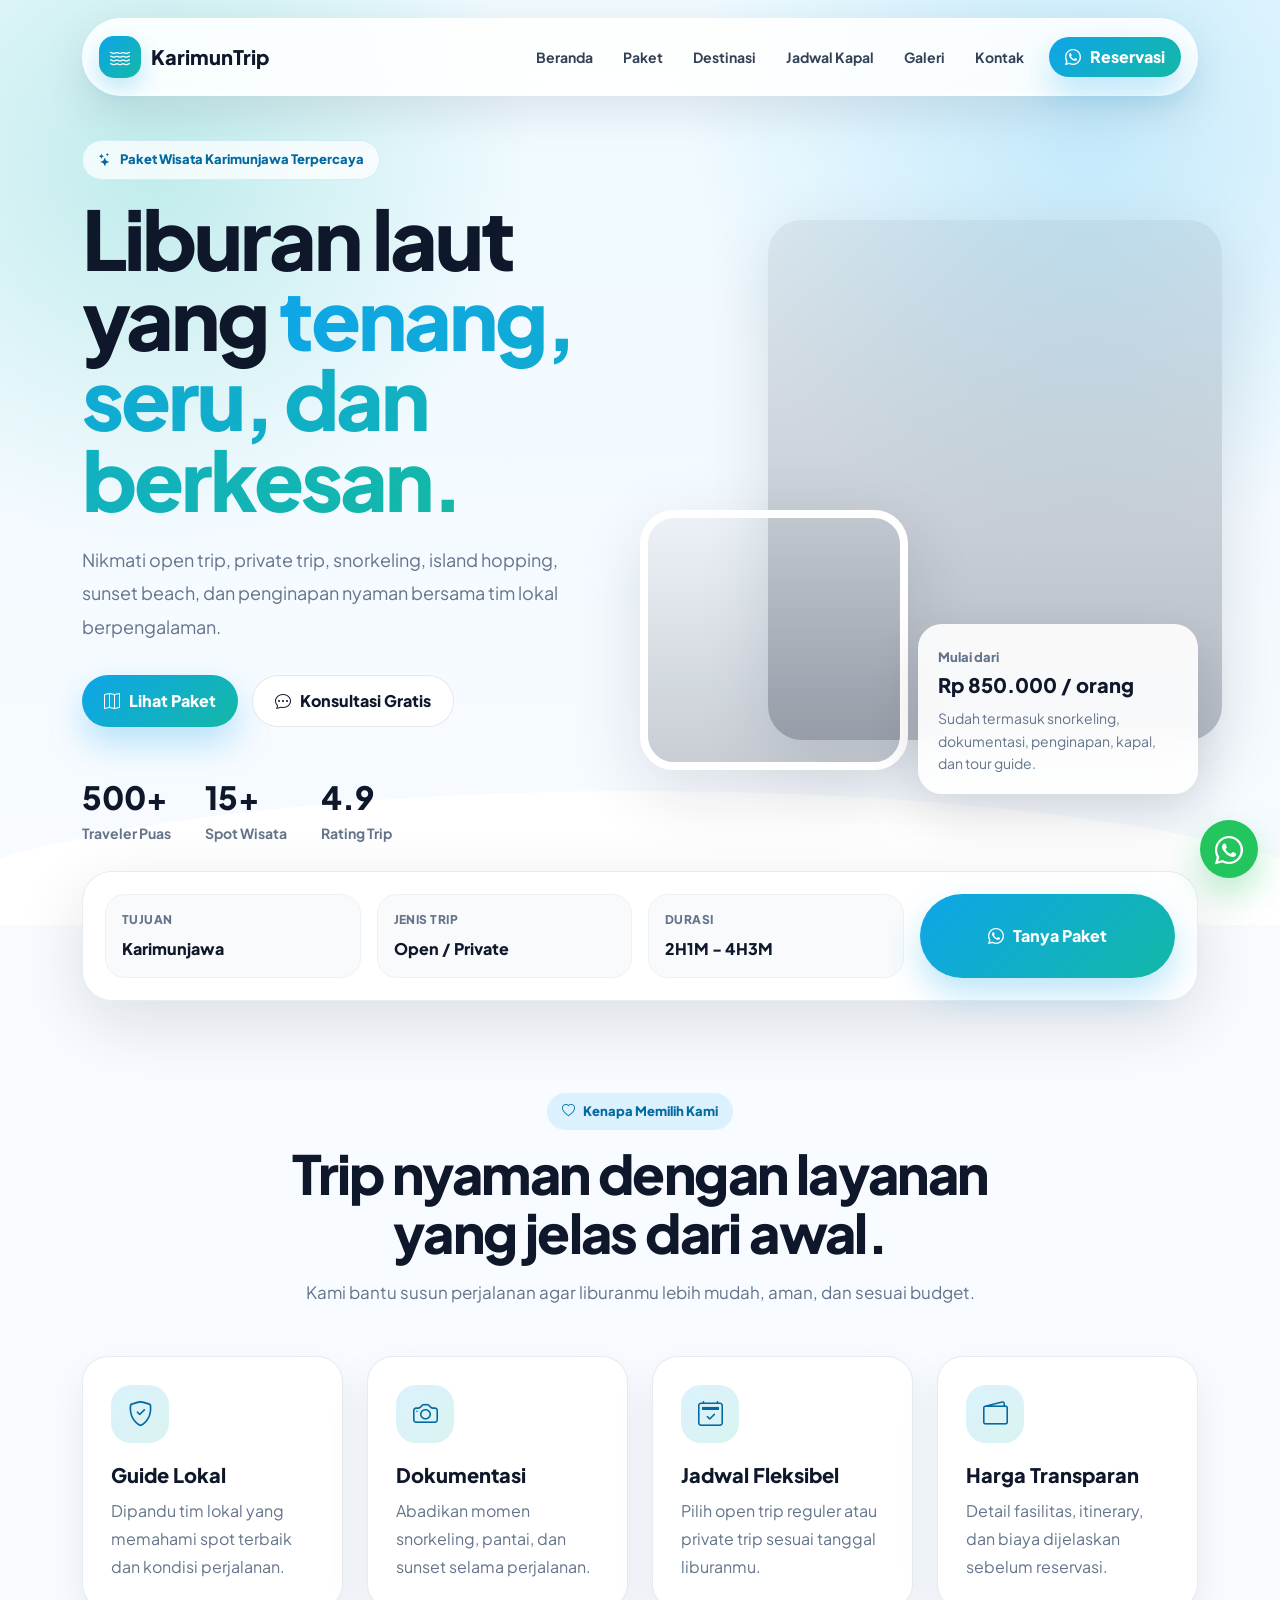
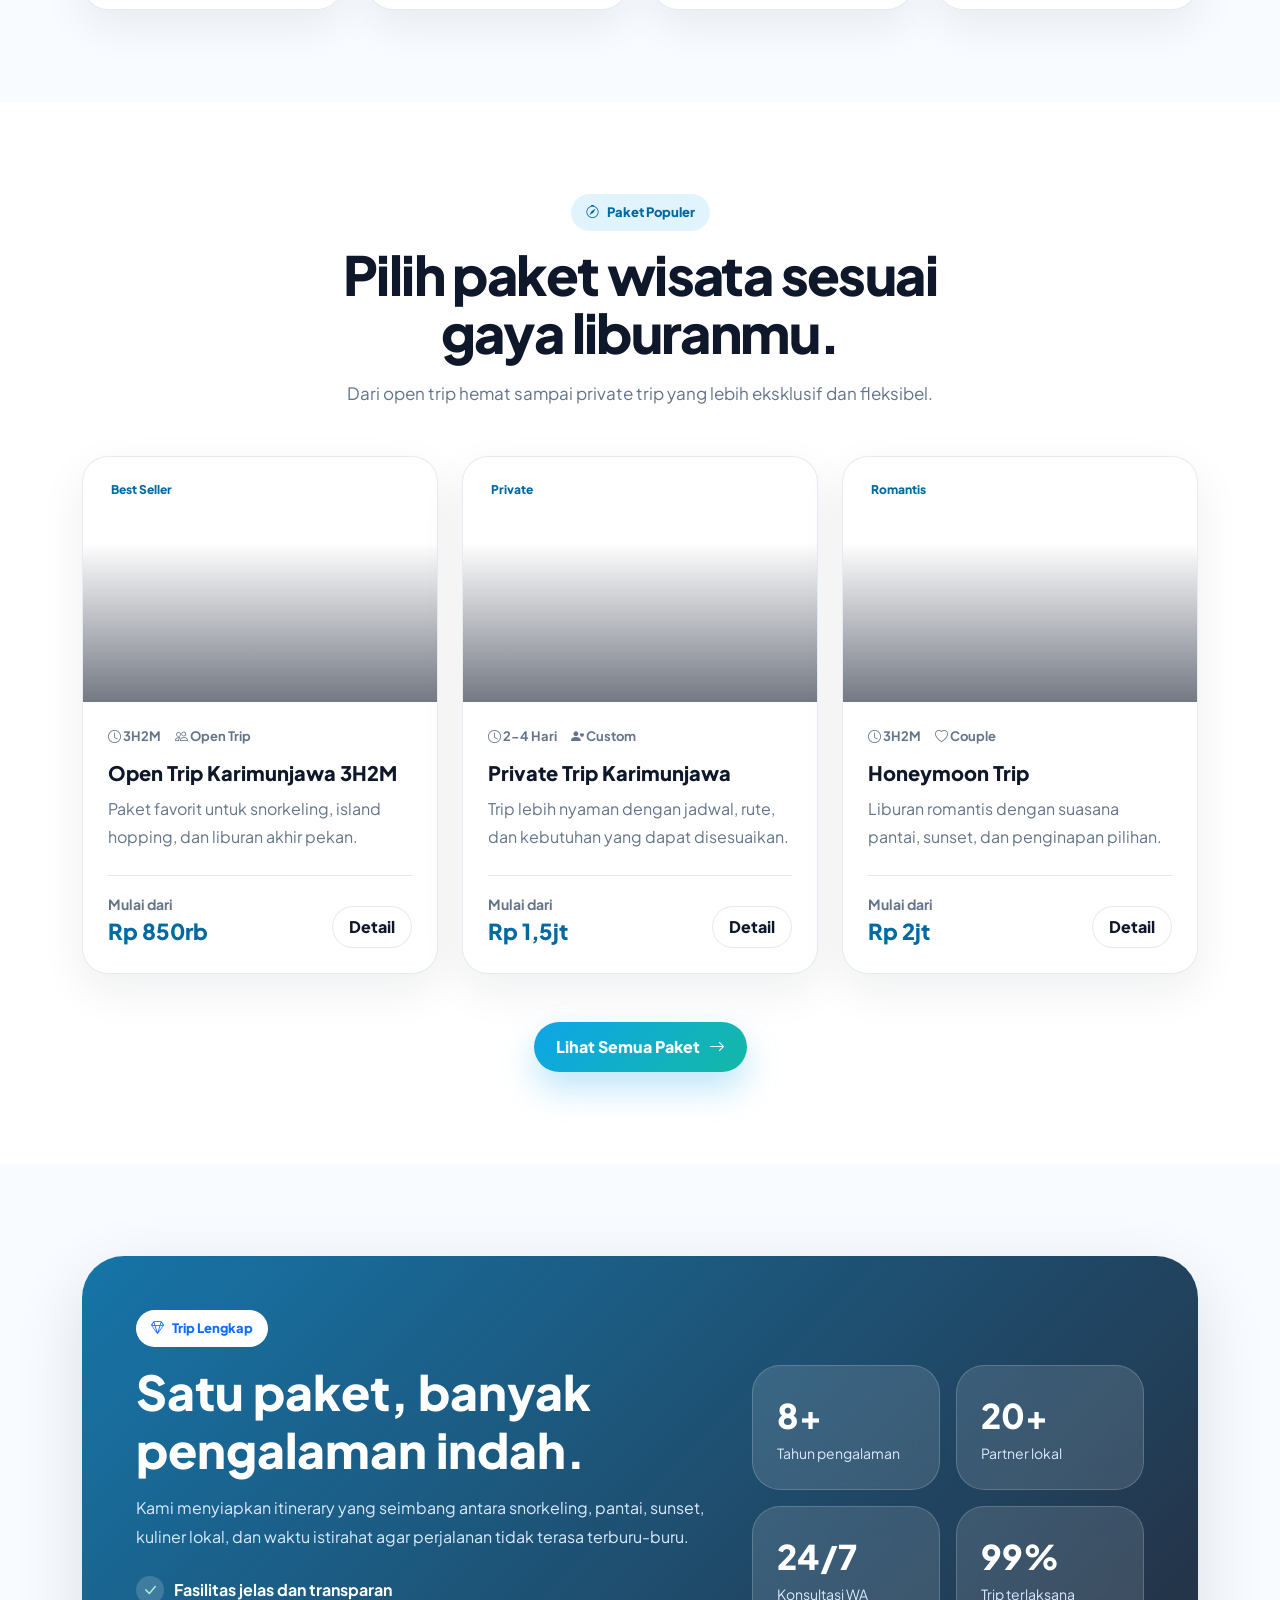
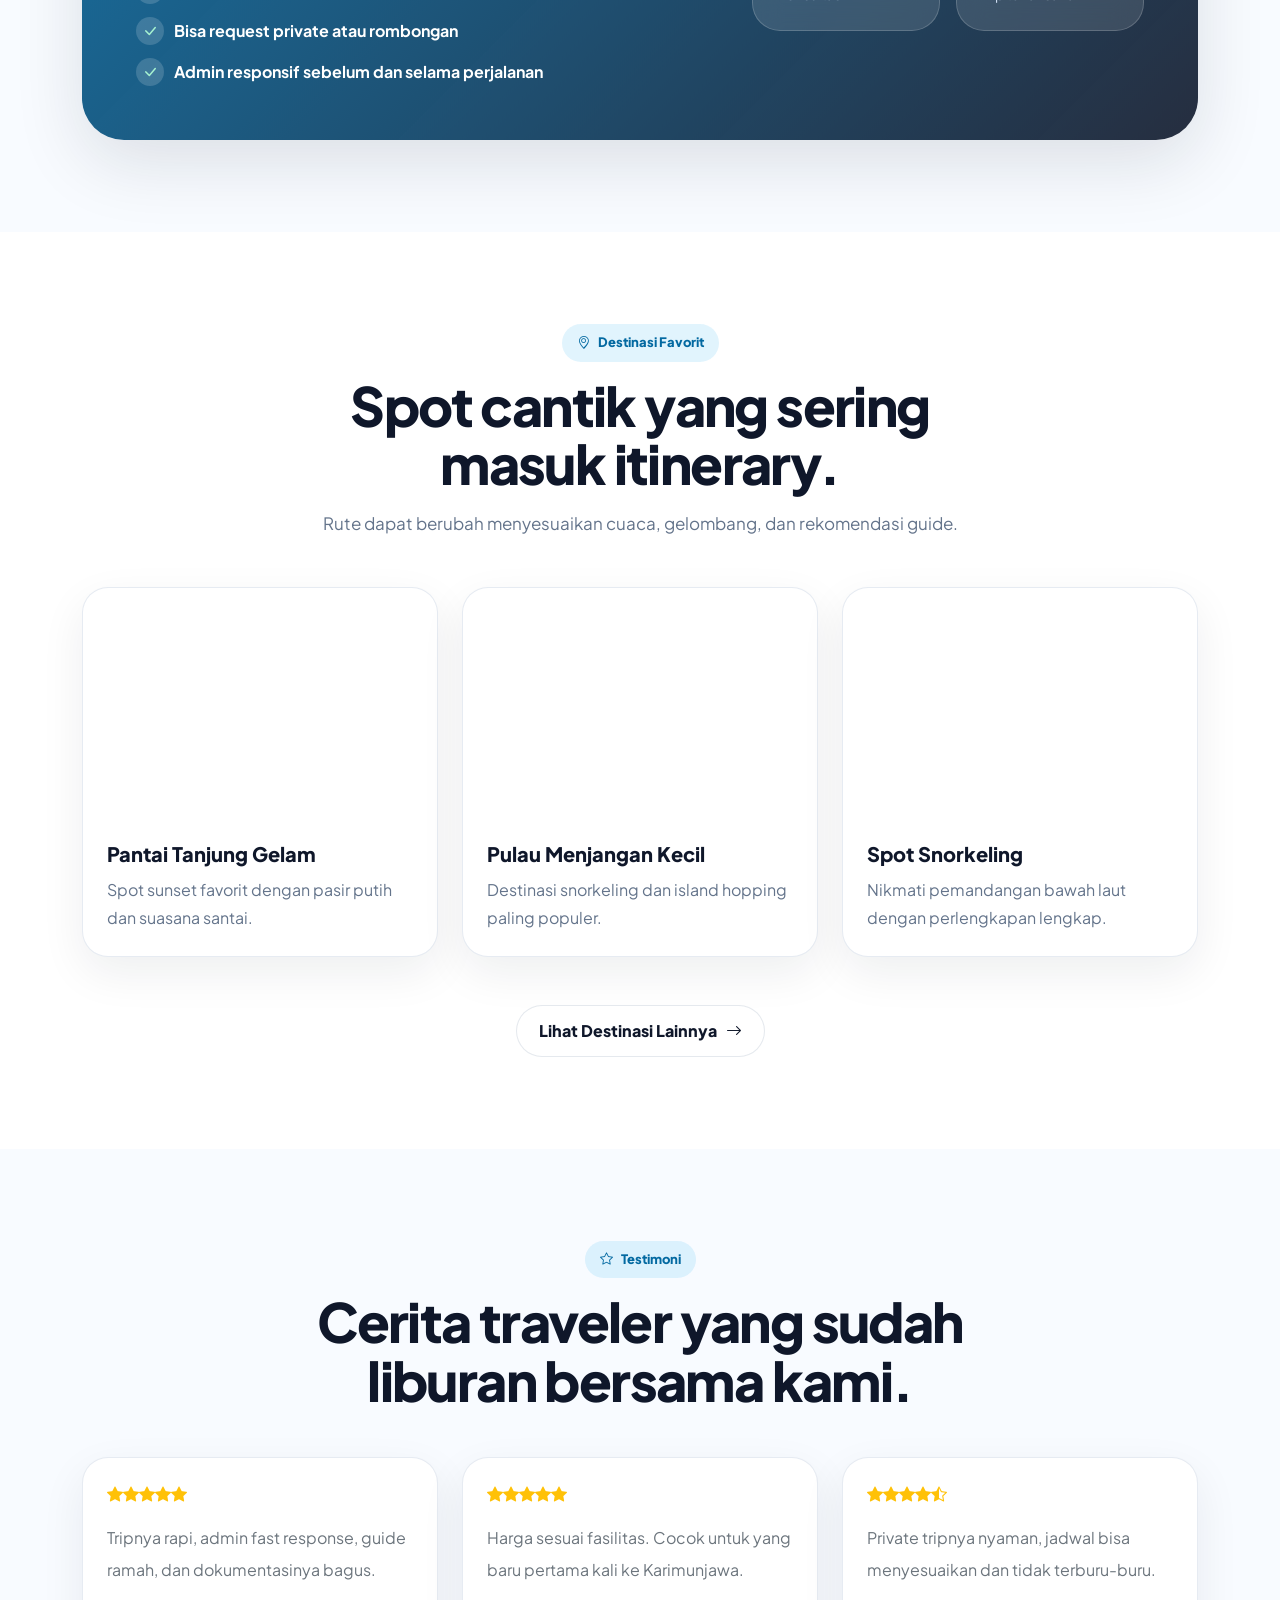
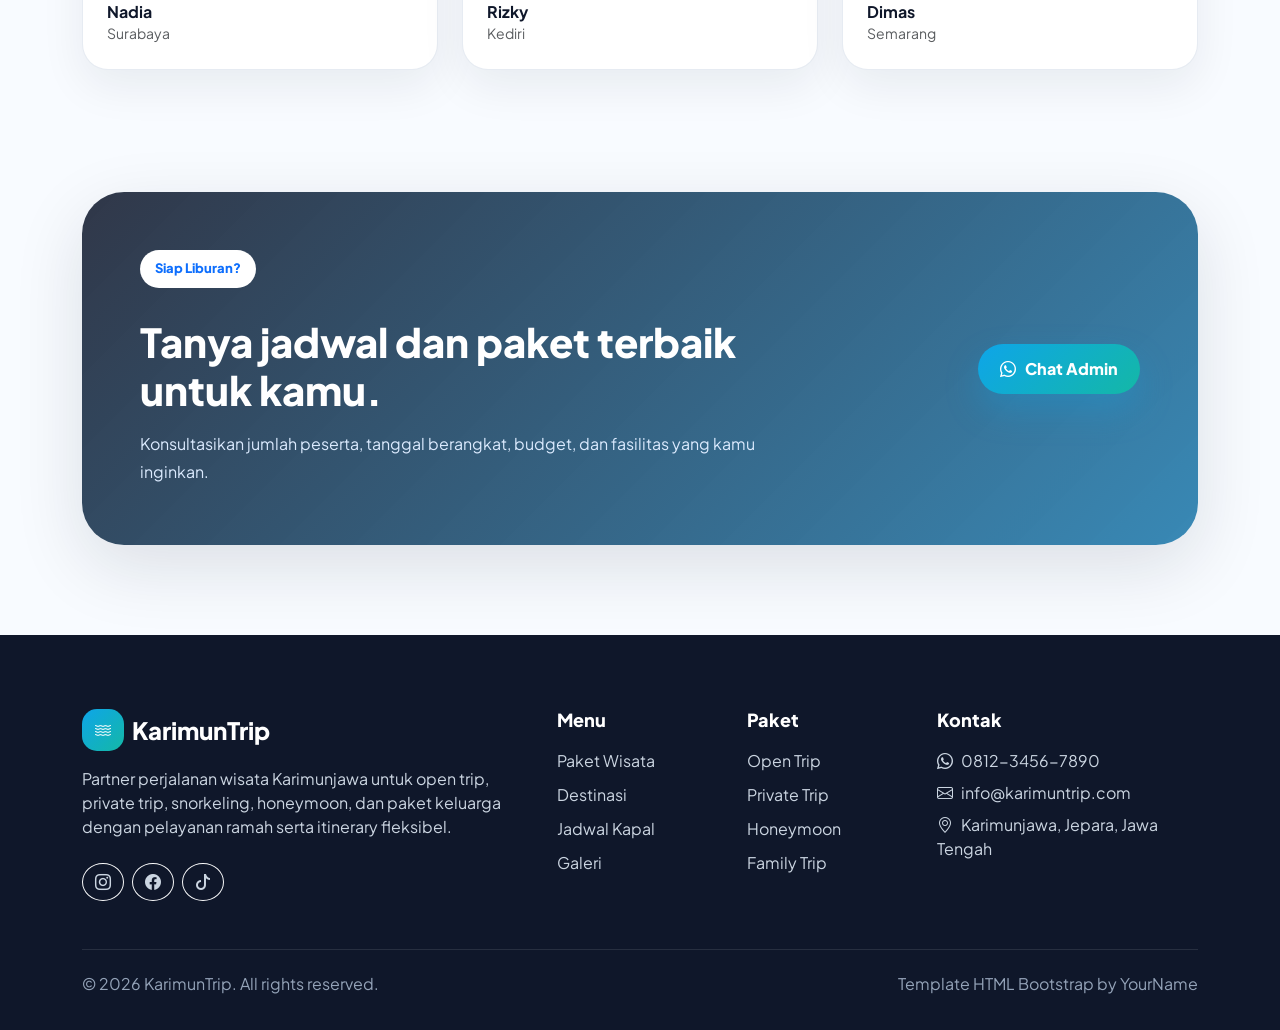
<file: index.html>
<!DOCTYPE html>
<html lang="id">
<head>
<title>KarimunTrip - Paket Wisata Karimunjawa</title>
<meta charset="UTF-8" />
<meta name="viewport" content="width=device-width, initial-scale=1.0" />
<meta name="description" content="Paket wisata Karimunjawa, open trip, private trip, snorkeling, island hopping, dan honeymoon trip." />
<link rel="preconnect" href="https://fonts.googleapis.com">
<link rel="preconnect" href="https://fonts.gstatic.com" crossorigin>
<link href="https://fonts.googleapis.com/css2?family=Plus+Jakarta+Sans:wght@400;500;600;700;800;900&display=swap" rel="stylesheet">
<link href="https://cdn.jsdelivr.net/npm/bootstrap@5.3.3/dist/css/bootstrap.min.css" rel="stylesheet">
<link rel="stylesheet" href="https://cdn.jsdelivr.net/npm/bootstrap-icons@1.11.3/font/bootstrap-icons.min.css">
<link rel="stylesheet" href="assets/css/style.css" />

</head>
<body>

<nav class="main-navbar">
  <div class="container">
    <div class="navbar navbar-expand-lg navbar-inner">
      <a class="navbar-brand" href="index.html">
        <span class="brand-mark"><i class="bi bi-water"></i></span>
        <span>KarimunTrip</span>
      </a>
      <button class="navbar-toggler" type="button" data-bs-toggle="collapse" data-bs-target="#mainNav" aria-controls="mainNav" aria-expanded="false" aria-label="Toggle navigation">
        <span class="navbar-toggler-icon"></span>
      </button>
      <div class="collapse navbar-collapse" id="mainNav">
        <ul class="navbar-nav ms-auto align-items-lg-center gap-lg-1">
          <li class="nav-item"><a class="nav-link" href="index.html">Beranda</a></li>
          <li class="nav-item"><a class="nav-link" href="paket.html">Paket</a></li>
          <li class="nav-item"><a class="nav-link" href="destinasi.html">Destinasi</a></li>
          <li class="nav-item"><a class="nav-link" href="jadwal-kapal.html">Jadwal Kapal</a></li>
          <li class="nav-item"><a class="nav-link" href="galeri.html">Galeri</a></li>
          <li class="nav-item"><a class="nav-link" href="kontak.html">Kontak</a></li>
          <li class="nav-item ms-lg-2"><a class="btn-brand py-2 px-3" href="https://wa.me/6281234567890" target="_blank"><i class="bi bi-whatsapp"></i> Reservasi</a></li>
        </ul>
      </div>
    </div>
  </div>
</nav>

<header class="hero-section">
  <div class="container">
    <div class="row align-items-center g-5">
      <div class="col-lg-6 hero-content">
        <span class="hero-kicker"><i class="bi bi-stars"></i> Paket Wisata Karimunjawa Terpercaya</span>
        <h1 class="hero-title">Liburan laut yang <span class="text-gradient">tenang, seru, dan berkesan.</span></h1>
        <p class="hero-text">Nikmati open trip, private trip, snorkeling, island hopping, sunset beach, dan penginapan nyaman bersama tim lokal berpengalaman.</p>
        <div class="hero-actions">
          <a href="paket.html" class="btn-brand"><i class="bi bi-map"></i> Lihat Paket</a>
          <a href="kontak.html" class="btn-dark-soft"><i class="bi bi-chat-dots"></i> Konsultasi Gratis</a>
        </div>
        <div class="hero-metrics">
          <div><strong>500+</strong><span>Traveler Puas</span></div>
          <div><strong>15+</strong><span>Spot Wisata</span></div>
          <div><strong>4.9</strong><span>Rating Trip</span></div>
        </div>
      </div>
      <div class="col-lg-6 hero-visual">
        <div class="hero-photo photo-main"></div>
        <div class="hero-photo photo-small"></div>
        <div class="floating-card">
          <span>Mulai dari</span>
          <h5>Rp 850.000 / orang</h5>
          <p>Sudah termasuk snorkeling, dokumentasi, penginapan, kapal, dan tour guide.</p>
        </div>
      </div>
    </div>
  </div>
</header>

<section class="search-panel">
  <div class="container">
    <div class="search-card">
      <div class="row g-3 align-items-stretch">
        <div class="col-md-3"><div class="field-box"><label>Tujuan</label><strong>Karimunjawa</strong></div></div>
        <div class="col-md-3"><div class="field-box"><label>Jenis Trip</label><strong>Open / Private</strong></div></div>
        <div class="col-md-3"><div class="field-box"><label>Durasi</label><strong>2H1M - 4H3M</strong></div></div>
        <div class="col-md-3"><a href="https://wa.me/6281234567890" target="_blank" class="btn-brand w-100 h-100"><i class="bi bi-whatsapp"></i> Tanya Paket</a></div>
      </div>
    </div>
  </div>
</section>

<section class="section-padding">
  <div class="container">
    <div class="section-title">
      <span class="label"><i class="bi bi-heart"></i> Kenapa Memilih Kami</span>
      <h2>Trip nyaman dengan layanan yang jelas dari awal.</h2>
      <p>Kami bantu susun perjalanan agar liburanmu lebih mudah, aman, dan sesuai budget.</p>
    </div>
    <div class="row g-4">
      <div class="col-md-6 col-lg-3"><div class="feature-card"><div class="feature-icon"><i class="bi bi-shield-check"></i></div><h5>Guide Lokal</h5><p>Dipandu tim lokal yang memahami spot terbaik dan kondisi perjalanan.</p></div></div>
      <div class="col-md-6 col-lg-3"><div class="feature-card"><div class="feature-icon"><i class="bi bi-camera"></i></div><h5>Dokumentasi</h5><p>Abadikan momen snorkeling, pantai, dan sunset selama perjalanan.</p></div></div>
      <div class="col-md-6 col-lg-3"><div class="feature-card"><div class="feature-icon"><i class="bi bi-calendar2-check"></i></div><h5>Jadwal Fleksibel</h5><p>Pilih open trip reguler atau private trip sesuai tanggal liburanmu.</p></div></div>
      <div class="col-md-6 col-lg-3"><div class="feature-card"><div class="feature-icon"><i class="bi bi-wallet2"></i></div><h5>Harga Transparan</h5><p>Detail fasilitas, itinerary, dan biaya dijelaskan sebelum reservasi.</p></div></div>
    </div>
  </div>
</section>

<section class="section-padding bg-white">
  <div class="container">
    <div class="section-title">
      <span class="label"><i class="bi bi-compass"></i> Paket Populer</span>
      <h2>Pilih paket wisata sesuai gaya liburanmu.</h2>
      <p>Dari open trip hemat sampai private trip yang lebih eksklusif dan fleksibel.</p>
    </div>
    <div class="row g-4">
      <div class="col-md-6 col-lg-4">
        <div class="package-card">
          <div class="package-img img-open-trip"><span class="package-badge">Best Seller</span></div>
          <div class="package-body"><div class="package-meta"><span><i class="bi bi-clock"></i> 3H2M</span><span><i class="bi bi-people"></i> Open Trip</span></div><h5>Open Trip Karimunjawa 3H2M</h5><p>Paket favorit untuk snorkeling, island hopping, dan liburan akhir pekan.</p><div class="package-price"><div><small>Mulai dari</small><strong>Rp 850rb</strong></div><a href="detail-paket.html" class="btn-dark-soft py-2 px-3">Detail</a></div></div>
        </div>
      </div>
      <div class="col-md-6 col-lg-4">
        <div class="package-card">
          <div class="package-img img-private"><span class="package-badge">Private</span></div>
          <div class="package-body"><div class="package-meta"><span><i class="bi bi-clock"></i> 2-4 Hari</span><span><i class="bi bi-person-heart"></i> Custom</span></div><h5>Private Trip Karimunjawa</h5><p>Trip lebih nyaman dengan jadwal, rute, dan kebutuhan yang dapat disesuaikan.</p><div class="package-price"><div><small>Mulai dari</small><strong>Rp 1,5jt</strong></div><a href="detail-paket.html" class="btn-dark-soft py-2 px-3">Detail</a></div></div>
        </div>
      </div>
      <div class="col-md-6 col-lg-4">
        <div class="package-card">
          <div class="package-img img-honeymoon"><span class="package-badge">Romantis</span></div>
          <div class="package-body"><div class="package-meta"><span><i class="bi bi-clock"></i> 3H2M</span><span><i class="bi bi-heart"></i> Couple</span></div><h5>Honeymoon Trip</h5><p>Liburan romantis dengan suasana pantai, sunset, dan penginapan pilihan.</p><div class="package-price"><div><small>Mulai dari</small><strong>Rp 2jt</strong></div><a href="detail-paket.html" class="btn-dark-soft py-2 px-3">Detail</a></div></div>
        </div>
      </div>
    </div>
    <div class="text-center mt-5"><a href="paket.html" class="btn-brand">Lihat Semua Paket <i class="bi bi-arrow-right"></i></a></div>
  </div>
</section>

<section class="section-padding">
  <div class="container">
    <div class="promo-block">
      <div class="row g-5 align-items-center">
        <div class="col-lg-7">
          <span class="label-pill bg-white text-primary mb-3"><i class="bi bi-gem"></i> Trip Lengkap</span>
          <h2 class="display-5 fw-black mb-3">Satu paket, banyak pengalaman indah.</h2>
          <p>Kami menyiapkan itinerary yang seimbang antara snorkeling, pantai, sunset, kuliner lokal, dan waktu istirahat agar perjalanan tidak terasa terburu-buru.</p>
          <ul class="check-list">
            <li><i class="bi bi-check-lg"></i> Fasilitas jelas dan transparan</li>
            <li><i class="bi bi-check-lg"></i> Bisa request private atau rombongan</li>
            <li><i class="bi bi-check-lg"></i> Admin responsif sebelum dan selama perjalanan</li>
          </ul>
        </div>
        <div class="col-lg-5">
          <div class="row g-3">
            <div class="col-6"><div class="promo-stat"><strong>8+</strong><span>Tahun pengalaman</span></div></div>
            <div class="col-6"><div class="promo-stat"><strong>20+</strong><span>Partner lokal</span></div></div>
            <div class="col-6"><div class="promo-stat"><strong>24/7</strong><span>Konsultasi WA</span></div></div>
            <div class="col-6"><div class="promo-stat"><strong>99%</strong><span>Trip terlaksana</span></div></div>
          </div>
        </div>
      </div>
    </div>
  </div>
</section>

<section class="section-padding bg-white">
  <div class="container">
    <div class="section-title">
      <span class="label"><i class="bi bi-geo-alt"></i> Destinasi Favorit</span>
      <h2>Spot cantik yang sering masuk itinerary.</h2>
      <p>Rute dapat berubah menyesuaikan cuaca, gelombang, dan rekomendasi guide.</p>
    </div>
    <div class="row g-4">
      <div class="col-md-6 col-lg-4"><div class="destination-card"><div class="destination-img dest-1"></div><div class="destination-body"><h5>Pantai Tanjung Gelam</h5><p>Spot sunset favorit dengan pasir putih dan suasana santai.</p></div></div></div>
      <div class="col-md-6 col-lg-4"><div class="destination-card"><div class="destination-img dest-2"></div><div class="destination-body"><h5>Pulau Menjangan Kecil</h5><p>Destinasi snorkeling dan island hopping paling populer.</p></div></div></div>
      <div class="col-md-6 col-lg-4"><div class="destination-card"><div class="destination-img dest-3"></div><div class="destination-body"><h5>Spot Snorkeling</h5><p>Nikmati pemandangan bawah laut dengan perlengkapan lengkap.</p></div></div></div>
    </div>
    <div class="text-center mt-5"><a href="destinasi.html" class="btn-dark-soft">Lihat Destinasi Lainnya <i class="bi bi-arrow-right"></i></a></div>
  </div>
</section>

<section class="section-padding">
  <div class="container">
    <div class="section-title">
      <span class="label"><i class="bi bi-star"></i> Testimoni</span>
      <h2>Cerita traveler yang sudah liburan bersama kami.</h2>
    </div>
    <div class="row g-4">
      <div class="col-md-4"><div class="testimonial-card p-4 h-100"><div class="text-warning mb-3"><i class="bi bi-star-fill"></i><i class="bi bi-star-fill"></i><i class="bi bi-star-fill"></i><i class="bi bi-star-fill"></i><i class="bi bi-star-fill"></i></div><p class="text-secondary lh-lg">Tripnya rapi, admin fast response, guide ramah, dan dokumentasinya bagus.</p><h6 class="fw-bold mb-0">Nadia</h6><small class="text-muted">Surabaya</small></div></div>
      <div class="col-md-4"><div class="testimonial-card p-4 h-100"><div class="text-warning mb-3"><i class="bi bi-star-fill"></i><i class="bi bi-star-fill"></i><i class="bi bi-star-fill"></i><i class="bi bi-star-fill"></i><i class="bi bi-star-fill"></i></div><p class="text-secondary lh-lg">Harga sesuai fasilitas. Cocok untuk yang baru pertama kali ke Karimunjawa.</p><h6 class="fw-bold mb-0">Rizky</h6><small class="text-muted">Kediri</small></div></div>
      <div class="col-md-4"><div class="testimonial-card p-4 h-100"><div class="text-warning mb-3"><i class="bi bi-star-fill"></i><i class="bi bi-star-fill"></i><i class="bi bi-star-fill"></i><i class="bi bi-star-fill"></i><i class="bi bi-star-half"></i></div><p class="text-secondary lh-lg">Private tripnya nyaman, jadwal bisa menyesuaikan dan tidak terburu-buru.</p><h6 class="fw-bold mb-0">Dimas</h6><small class="text-muted">Semarang</small></div></div>
    </div>
  </div>
</section>

<section class="cta-section">
  <div class="container">
    <div class="cta-box">
      <div class="row align-items-center g-4">
        <div class="col-lg-8">
          <span class="label-pill bg-white text-primary">Siap Liburan?</span>
          <h2 class="display-6 fw-black mt-3 mb-3">Tanya jadwal dan paket terbaik untuk kamu.</h2>
          <p class="mb-0">Konsultasikan jumlah peserta, tanggal berangkat, budget, dan fasilitas yang kamu inginkan.</p>
        </div>
        <div class="col-lg-4 text-lg-end"><a href="https://wa.me/6281234567890" target="_blank" class="btn-brand bg-white text-dark"><i class="bi bi-whatsapp"></i> Chat Admin</a></div>
      </div>
    </div>
  </div>
</section>

<footer class="footer">
  <div class="container">
    <div class="row g-4">
      <div class="col-lg-5">
        <div class="d-flex align-items-center gap-2 mb-3">
          <span class="brand-mark"><i class="bi bi-water"></i></span>
          <h4 class="mb-0 fw-black">KarimunTrip</h4>
        </div>
        <p class="mb-4">Partner perjalanan wisata Karimunjawa untuk open trip, private trip, snorkeling, honeymoon, dan paket keluarga dengan pelayanan ramah serta itinerary fleksibel.</p>
        <div class="d-flex gap-2">
          <a class="btn btn-outline-light rounded-circle" href="#"><i class="bi bi-instagram"></i></a>
          <a class="btn btn-outline-light rounded-circle" href="#"><i class="bi bi-facebook"></i></a>
          <a class="btn btn-outline-light rounded-circle" href="#"><i class="bi bi-tiktok"></i></a>
        </div>
      </div>
      <div class="col-6 col-lg-2">
        <h5 class="footer-title">Menu</h5>
        <a href="paket.html">Paket Wisata</a>
        <a href="destinasi.html">Destinasi</a>
        <a href="jadwal-kapal.html">Jadwal Kapal</a>
        <a href="galeri.html">Galeri</a>
      </div>
      <div class="col-6 col-lg-2">
        <h5 class="footer-title">Paket</h5>
        <a href="detail-paket.html">Open Trip</a>
        <a href="detail-paket.html">Private Trip</a>
        <a href="detail-paket.html">Honeymoon</a>
        <a href="detail-paket.html">Family Trip</a>
      </div>
      <div class="col-lg-3">
        <h5 class="footer-title">Kontak</h5>
        <p class="mb-2"><i class="bi bi-whatsapp me-2"></i>0812-3456-7890</p>
        <p class="mb-2"><i class="bi bi-envelope me-2"></i>info@karimuntrip.com</p>
        <p class="mb-0"><i class="bi bi-geo-alt me-2"></i>Karimunjawa, Jepara, Jawa Tengah</p>
      </div>
    </div>
    <div class="footer-bottom d-flex flex-column flex-md-row justify-content-between gap-2">
      <span>© <span id="currentYear"></span> KarimunTrip. All rights reserved.</span>
      <span>Template HTML Bootstrap by YourName</span>
    </div>
  </div>
</footer>
<a href="https://wa.me/6281234567890" target="_blank" class="whatsapp-float" aria-label="WhatsApp"><i class="bi bi-whatsapp"></i></a>


<script src="https://cdn.jsdelivr.net/npm/bootstrap@5.3.3/dist/js/bootstrap.bundle.min.js"></script>
<script src="assets/js/main.js"></script>

</body>
</html>
</file>
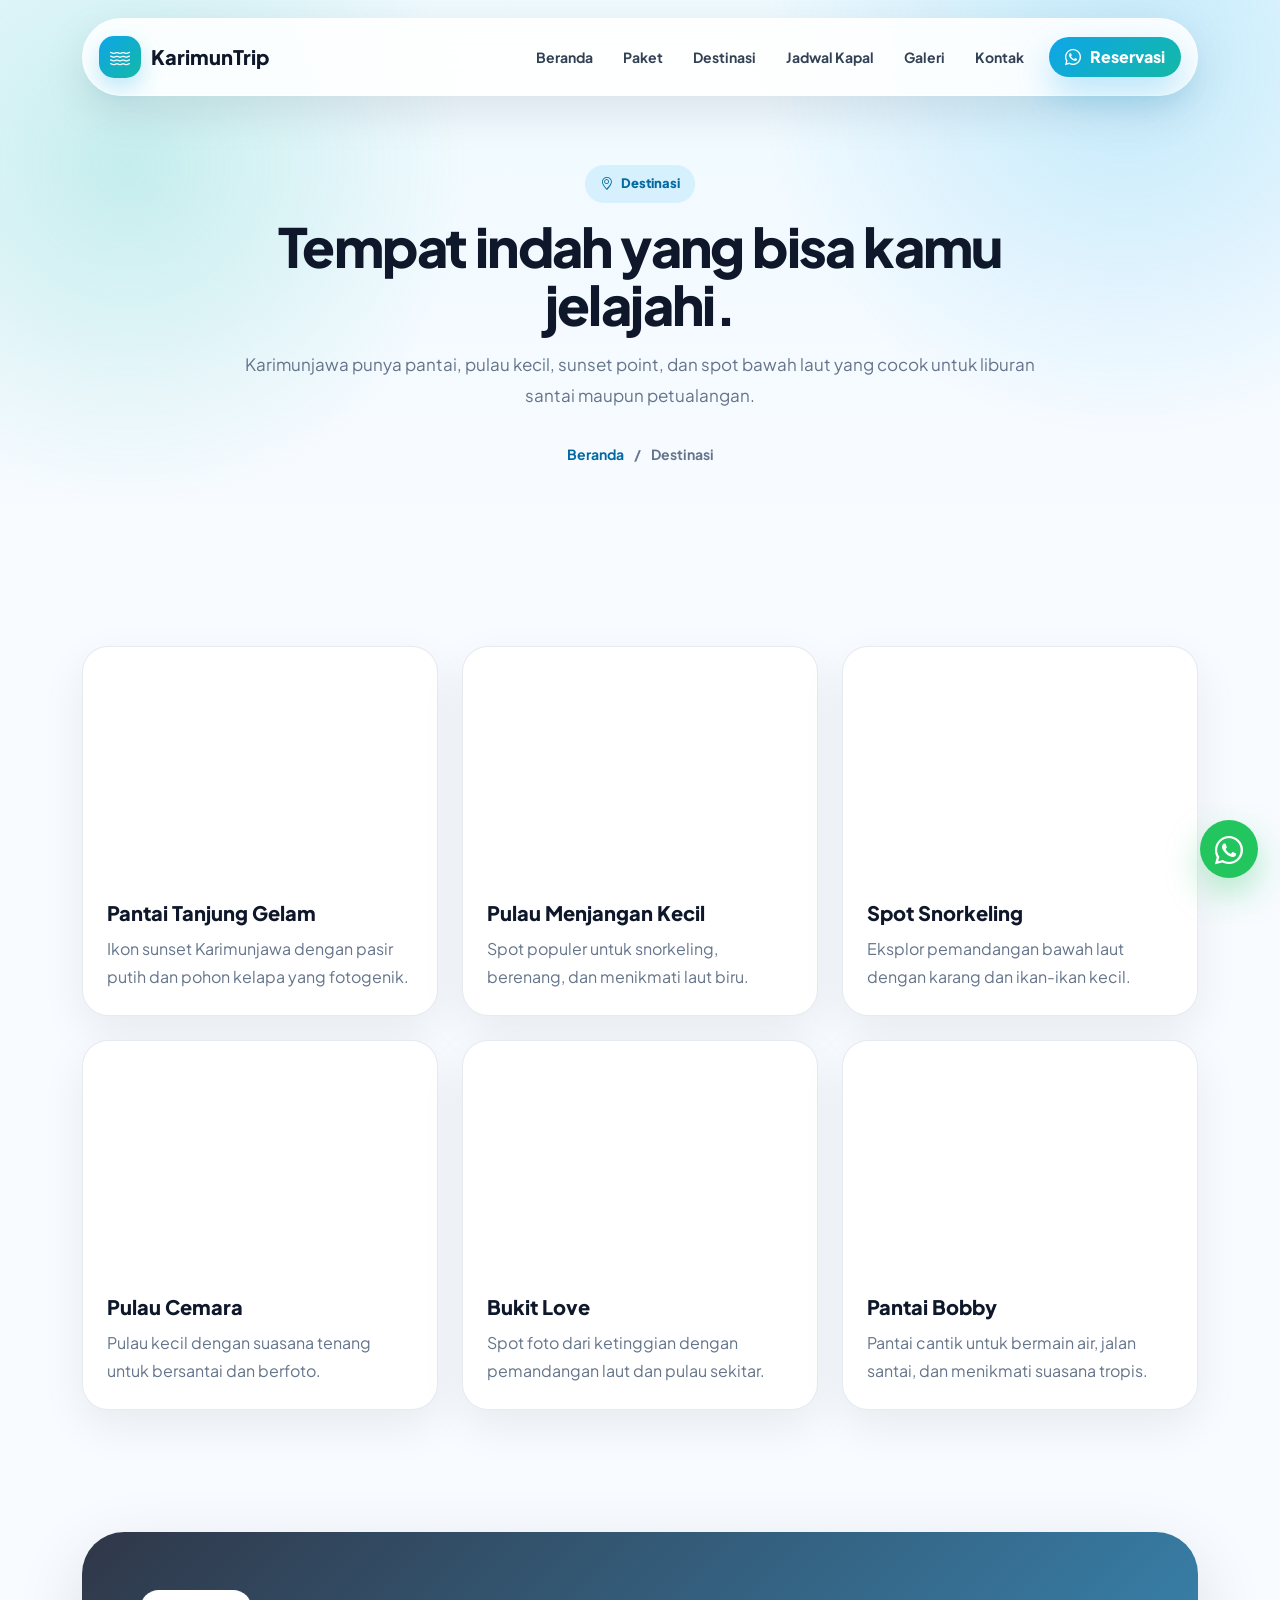
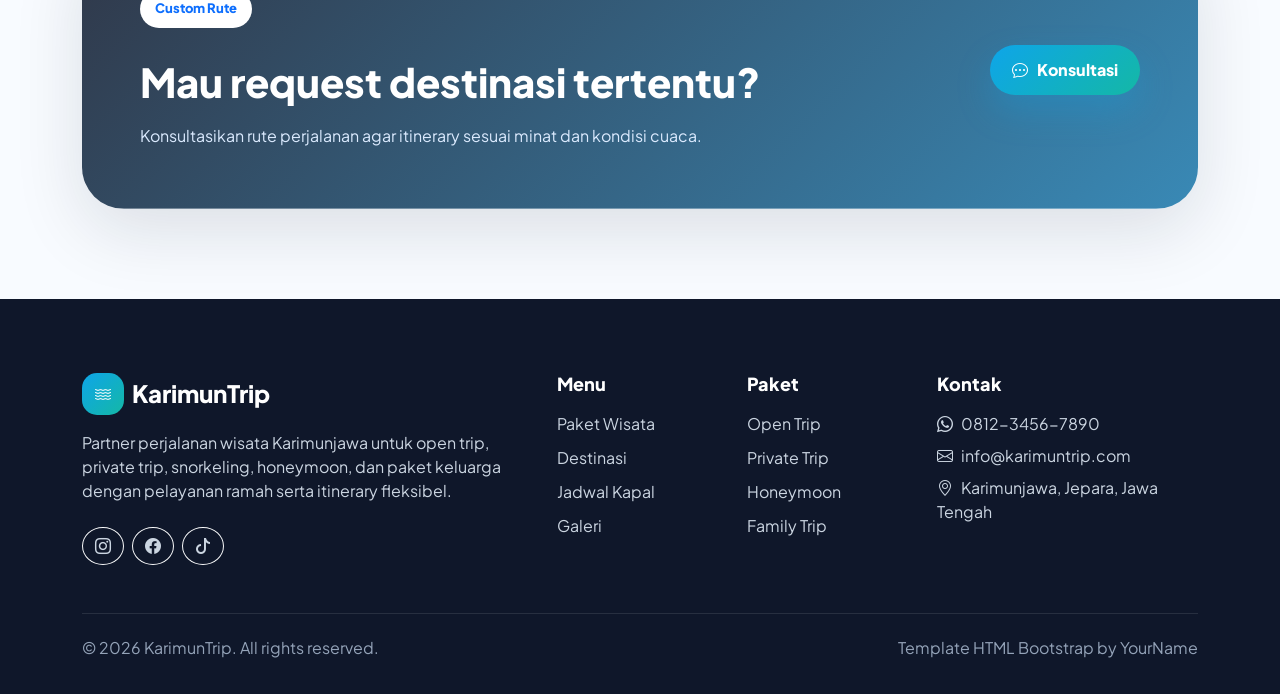
<file: destinasi.html>
<!DOCTYPE html>
<html lang="id"><head><title>Destinasi Karimunjawa - KarimunTrip</title>
<meta charset="UTF-8" />
<meta name="viewport" content="width=device-width, initial-scale=1.0" />
<meta name="description" content="Paket wisata Karimunjawa, open trip, private trip, snorkeling, island hopping, dan honeymoon trip." />
<link rel="preconnect" href="https://fonts.googleapis.com">
<link rel="preconnect" href="https://fonts.gstatic.com" crossorigin>
<link href="https://fonts.googleapis.com/css2?family=Plus+Jakarta+Sans:wght@400;500;600;700;800;900&display=swap" rel="stylesheet">
<link href="https://cdn.jsdelivr.net/npm/bootstrap@5.3.3/dist/css/bootstrap.min.css" rel="stylesheet">
<link rel="stylesheet" href="https://cdn.jsdelivr.net/npm/bootstrap-icons@1.11.3/font/bootstrap-icons.min.css">
<link rel="stylesheet" href="assets/css/style.css" />
</head><body>
<nav class="main-navbar">
  <div class="container">
    <div class="navbar navbar-expand-lg navbar-inner">
      <a class="navbar-brand" href="index.html">
        <span class="brand-mark"><i class="bi bi-water"></i></span>
        <span>KarimunTrip</span>
      </a>
      <button class="navbar-toggler" type="button" data-bs-toggle="collapse" data-bs-target="#mainNav" aria-controls="mainNav" aria-expanded="false" aria-label="Toggle navigation">
        <span class="navbar-toggler-icon"></span>
      </button>
      <div class="collapse navbar-collapse" id="mainNav">
        <ul class="navbar-nav ms-auto align-items-lg-center gap-lg-1">
          <li class="nav-item"><a class="nav-link" href="index.html">Beranda</a></li>
          <li class="nav-item"><a class="nav-link" href="paket.html">Paket</a></li>
          <li class="nav-item"><a class="nav-link" href="destinasi.html">Destinasi</a></li>
          <li class="nav-item"><a class="nav-link" href="jadwal-kapal.html">Jadwal Kapal</a></li>
          <li class="nav-item"><a class="nav-link" href="galeri.html">Galeri</a></li>
          <li class="nav-item"><a class="nav-link" href="kontak.html">Kontak</a></li>
          <li class="nav-item ms-lg-2"><a class="btn-brand py-2 px-3" href="https://wa.me/6281234567890" target="_blank"><i class="bi bi-whatsapp"></i> Reservasi</a></li>
        </ul>
      </div>
    </div>
  </div>
</nav>

<header class="page-hero"><div class="container"><div class="row justify-content-center text-center"><div class="col-lg-9"><span class="label"><i class="bi bi-geo-alt"></i> Destinasi</span><h1>Tempat indah yang bisa kamu jelajahi.</h1><p>Karimunjawa punya pantai, pulau kecil, sunset point, dan spot bawah laut yang cocok untuk liburan santai maupun petualangan.</p><div class="breadcrumb-soft justify-content-center"><a href="index.html">Beranda</a><span>/</span><span>Destinasi</span></div></div></div></div></header>
<section class="section-padding"><div class="container"><div class="row g-4">
  <div class="col-md-6 col-lg-4"><div class="destination-card"><div class="destination-img dest-1"></div><div class="destination-body"><h5>Pantai Tanjung Gelam</h5><p>Ikon sunset Karimunjawa dengan pasir putih dan pohon kelapa yang fotogenik.</p></div></div></div>
  <div class="col-md-6 col-lg-4"><div class="destination-card"><div class="destination-img dest-2"></div><div class="destination-body"><h5>Pulau Menjangan Kecil</h5><p>Spot populer untuk snorkeling, berenang, dan menikmati laut biru.</p></div></div></div>
  <div class="col-md-6 col-lg-4"><div class="destination-card"><div class="destination-img dest-3"></div><div class="destination-body"><h5>Spot Snorkeling</h5><p>Eksplor pemandangan bawah laut dengan karang dan ikan-ikan kecil.</p></div></div></div>
  <div class="col-md-6 col-lg-4"><div class="destination-card"><div class="destination-img dest-4"></div><div class="destination-body"><h5>Pulau Cemara</h5><p>Pulau kecil dengan suasana tenang untuk bersantai dan berfoto.</p></div></div></div>
  <div class="col-md-6 col-lg-4"><div class="destination-card"><div class="destination-img dest-5"></div><div class="destination-body"><h5>Bukit Love</h5><p>Spot foto dari ketinggian dengan pemandangan laut dan pulau sekitar.</p></div></div></div>
  <div class="col-md-6 col-lg-4"><div class="destination-card"><div class="destination-img dest-6"></div><div class="destination-body"><h5>Pantai Bobby</h5><p>Pantai cantik untuk bermain air, jalan santai, dan menikmati suasana tropis.</p></div></div></div>
</div></div></section>
<section class="cta-section"><div class="container"><div class="cta-box"><div class="row align-items-center g-4"><div class="col-lg-8"><span class="label-pill bg-white text-primary">Custom Rute</span><h2 class="display-6 fw-black mt-3 mb-3">Mau request destinasi tertentu?</h2><p class="mb-0">Konsultasikan rute perjalanan agar itinerary sesuai minat dan kondisi cuaca.</p></div><div class="col-lg-4 text-lg-end"><a href="kontak.html" class="btn-brand"><i class="bi bi-chat-dots"></i> Konsultasi</a></div></div></div></div></section>

<footer class="footer">
  <div class="container">
    <div class="row g-4">
      <div class="col-lg-5">
        <div class="d-flex align-items-center gap-2 mb-3">
          <span class="brand-mark"><i class="bi bi-water"></i></span>
          <h4 class="mb-0 fw-black">KarimunTrip</h4>
        </div>
        <p class="mb-4">Partner perjalanan wisata Karimunjawa untuk open trip, private trip, snorkeling, honeymoon, dan paket keluarga dengan pelayanan ramah serta itinerary fleksibel.</p>
        <div class="d-flex gap-2">
          <a class="btn btn-outline-light rounded-circle" href="#"><i class="bi bi-instagram"></i></a>
          <a class="btn btn-outline-light rounded-circle" href="#"><i class="bi bi-facebook"></i></a>
          <a class="btn btn-outline-light rounded-circle" href="#"><i class="bi bi-tiktok"></i></a>
        </div>
      </div>
      <div class="col-6 col-lg-2">
        <h5 class="footer-title">Menu</h5>
        <a href="paket.html">Paket Wisata</a>
        <a href="destinasi.html">Destinasi</a>
        <a href="jadwal-kapal.html">Jadwal Kapal</a>
        <a href="galeri.html">Galeri</a>
      </div>
      <div class="col-6 col-lg-2">
        <h5 class="footer-title">Paket</h5>
        <a href="detail-paket.html">Open Trip</a>
        <a href="detail-paket.html">Private Trip</a>
        <a href="detail-paket.html">Honeymoon</a>
        <a href="detail-paket.html">Family Trip</a>
      </div>
      <div class="col-lg-3">
        <h5 class="footer-title">Kontak</h5>
        <p class="mb-2"><i class="bi bi-whatsapp me-2"></i>0812-3456-7890</p>
        <p class="mb-2"><i class="bi bi-envelope me-2"></i>info@karimuntrip.com</p>
        <p class="mb-0"><i class="bi bi-geo-alt me-2"></i>Karimunjawa, Jepara, Jawa Tengah</p>
      </div>
    </div>
    <div class="footer-bottom d-flex flex-column flex-md-row justify-content-between gap-2">
      <span>© <span id="currentYear"></span> KarimunTrip. All rights reserved.</span>
      <span>Template HTML Bootstrap by YourName</span>
    </div>
  </div>
</footer>
<a href="https://wa.me/6281234567890" target="_blank" class="whatsapp-float" aria-label="WhatsApp"><i class="bi bi-whatsapp"></i></a>

<script src="https://cdn.jsdelivr.net/npm/bootstrap@5.3.3/dist/js/bootstrap.bundle.min.js"></script>
<script src="assets/js/main.js"></script>
</body></html>
</file>
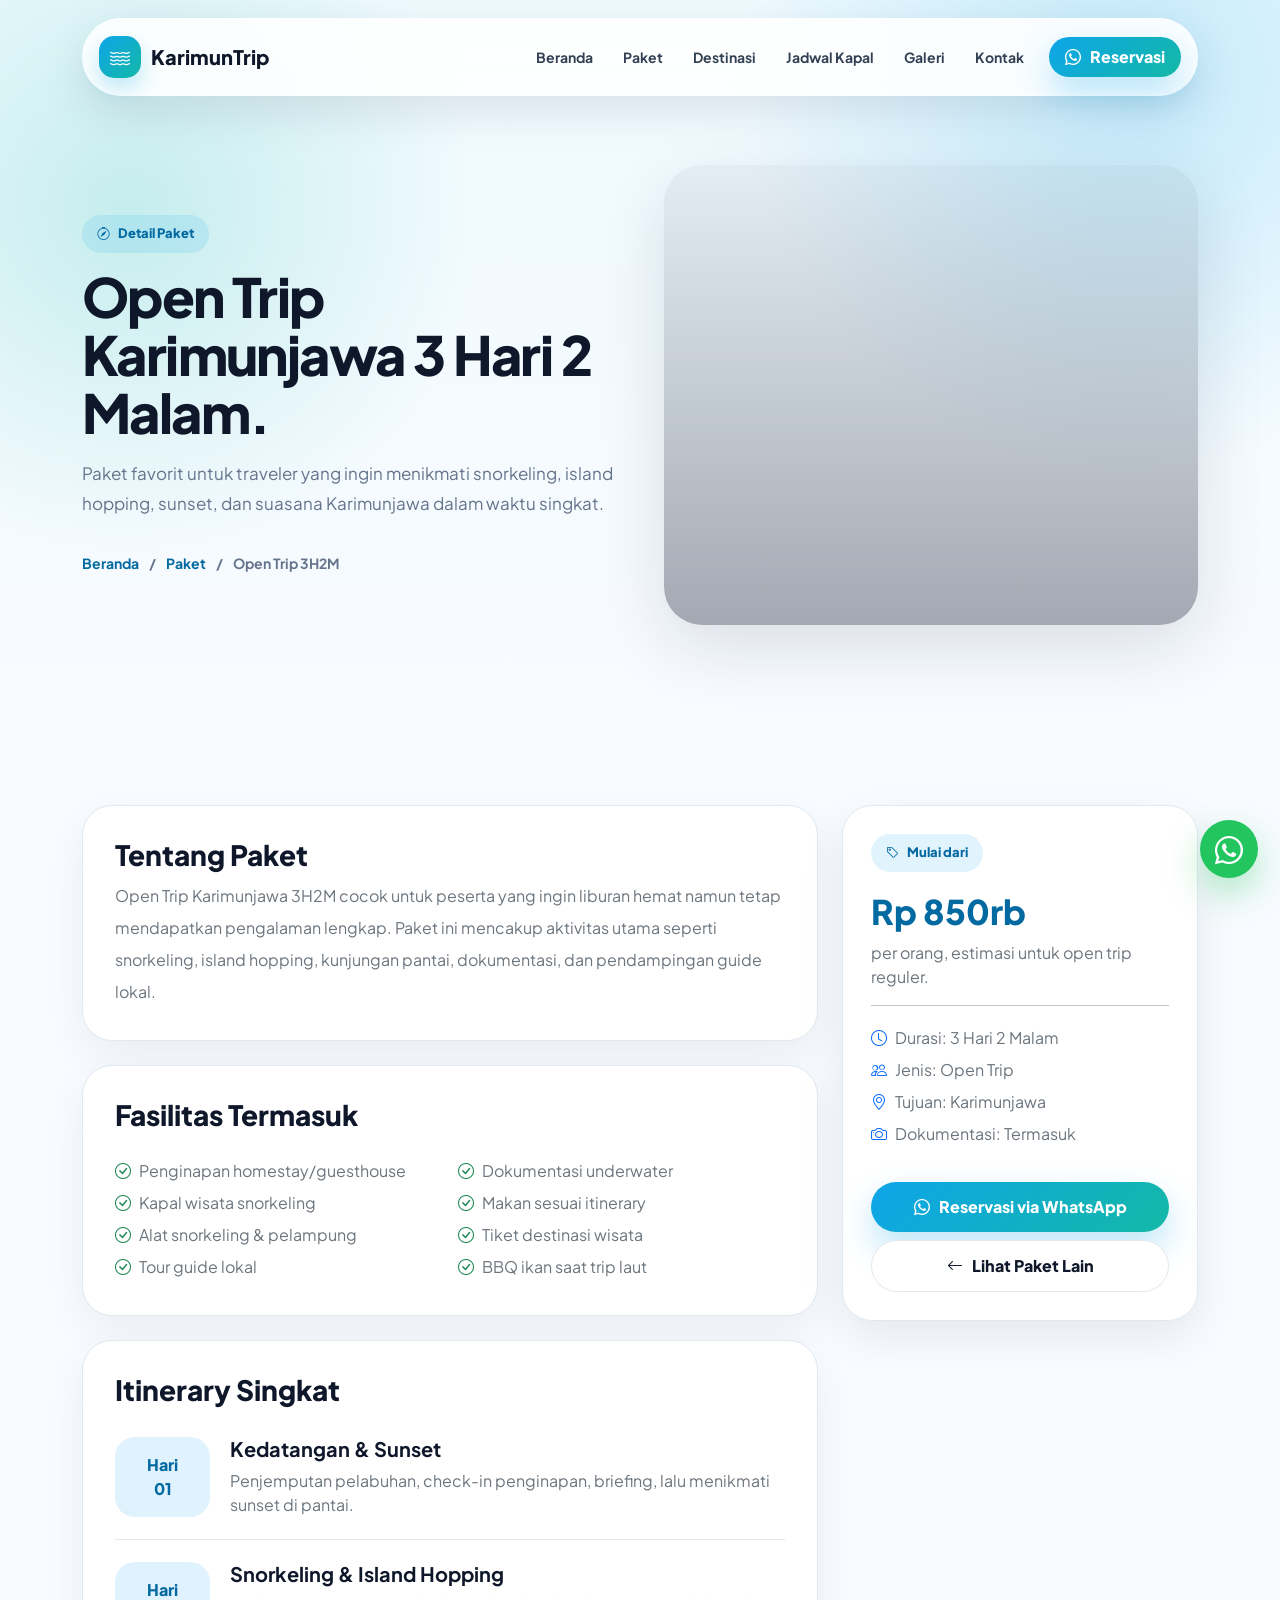
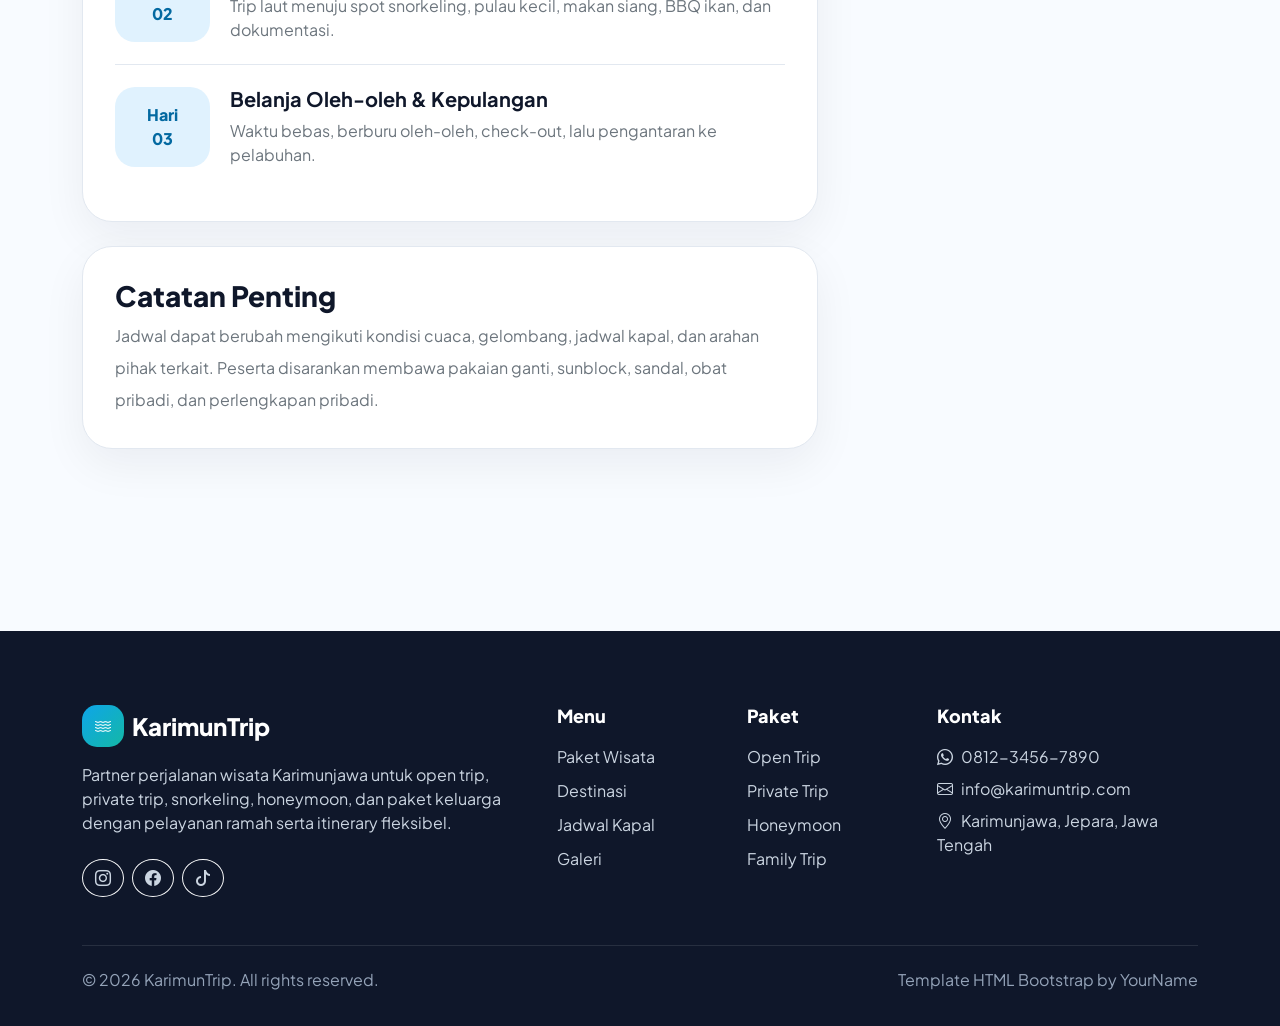
<file: detail-paket.html>
<!DOCTYPE html>
<html lang="id">
<head><title>Detail Paket Open Trip 3H2M - KarimunTrip</title>
<meta charset="UTF-8" />
<meta name="viewport" content="width=device-width, initial-scale=1.0" />
<meta name="description" content="Paket wisata Karimunjawa, open trip, private trip, snorkeling, island hopping, dan honeymoon trip." />
<link rel="preconnect" href="https://fonts.googleapis.com">
<link rel="preconnect" href="https://fonts.gstatic.com" crossorigin>
<link href="https://fonts.googleapis.com/css2?family=Plus+Jakarta+Sans:wght@400;500;600;700;800;900&display=swap" rel="stylesheet">
<link href="https://cdn.jsdelivr.net/npm/bootstrap@5.3.3/dist/css/bootstrap.min.css" rel="stylesheet">
<link rel="stylesheet" href="https://cdn.jsdelivr.net/npm/bootstrap-icons@1.11.3/font/bootstrap-icons.min.css">
<link rel="stylesheet" href="assets/css/style.css" />
</head>
<body>

<nav class="main-navbar">
  <div class="container">
    <div class="navbar navbar-expand-lg navbar-inner">
      <a class="navbar-brand" href="index.html">
        <span class="brand-mark"><i class="bi bi-water"></i></span>
        <span>KarimunTrip</span>
      </a>
      <button class="navbar-toggler" type="button" data-bs-toggle="collapse" data-bs-target="#mainNav" aria-controls="mainNav" aria-expanded="false" aria-label="Toggle navigation">
        <span class="navbar-toggler-icon"></span>
      </button>
      <div class="collapse navbar-collapse" id="mainNav">
        <ul class="navbar-nav ms-auto align-items-lg-center gap-lg-1">
          <li class="nav-item"><a class="nav-link" href="index.html">Beranda</a></li>
          <li class="nav-item"><a class="nav-link" href="paket.html">Paket</a></li>
          <li class="nav-item"><a class="nav-link" href="destinasi.html">Destinasi</a></li>
          <li class="nav-item"><a class="nav-link" href="jadwal-kapal.html">Jadwal Kapal</a></li>
          <li class="nav-item"><a class="nav-link" href="galeri.html">Galeri</a></li>
          <li class="nav-item"><a class="nav-link" href="kontak.html">Kontak</a></li>
          <li class="nav-item ms-lg-2"><a class="btn-brand py-2 px-3" href="https://wa.me/6281234567890" target="_blank"><i class="bi bi-whatsapp"></i> Reservasi</a></li>
        </ul>
      </div>
    </div>
  </div>
</nav>

<header class="page-hero">
  <div class="container">
    <div class="row align-items-center g-5">
      <div class="col-lg-6">
        <span class="label"><i class="bi bi-compass"></i> Detail Paket</span>
        <h1>Open Trip Karimunjawa 3 Hari 2 Malam.</h1>
        <p>Paket favorit untuk traveler yang ingin menikmati snorkeling, island hopping, sunset, dan suasana Karimunjawa dalam waktu singkat.</p>
        <div class="breadcrumb-soft"><a href="index.html">Beranda</a><span>/</span><a href="paket.html">Paket</a><span>/</span><span>Open Trip 3H2M</span></div>
      </div>
      <div class="col-lg-6"><div class="detail-hero-img"></div></div>
    </div>
  </div>
</header>
<section class="section-padding">
  <div class="container">
    <div class="row g-4">
      <div class="col-lg-8">
        <div class="content-box mb-4">
          <h3>Tentang Paket</h3>
          <p class="text-secondary lh-lg mb-0">Open Trip Karimunjawa 3H2M cocok untuk peserta yang ingin liburan hemat namun tetap mendapatkan pengalaman lengkap. Paket ini mencakup aktivitas utama seperti snorkeling, island hopping, kunjungan pantai, dokumentasi, dan pendampingan guide lokal.</p>
        </div>
        <div class="content-box mb-4">
          <h3>Fasilitas Termasuk</h3>
          <div class="row g-3 mt-2">
            <div class="col-md-6"><ul class="list-unstyled text-secondary lh-lg mb-0"><li><i class="bi bi-check-circle text-success me-2"></i>Penginapan homestay/guesthouse</li><li><i class="bi bi-check-circle text-success me-2"></i>Kapal wisata snorkeling</li><li><i class="bi bi-check-circle text-success me-2"></i>Alat snorkeling & pelampung</li><li><i class="bi bi-check-circle text-success me-2"></i>Tour guide lokal</li></ul></div>
            <div class="col-md-6"><ul class="list-unstyled text-secondary lh-lg mb-0"><li><i class="bi bi-check-circle text-success me-2"></i>Dokumentasi underwater</li><li><i class="bi bi-check-circle text-success me-2"></i>Makan sesuai itinerary</li><li><i class="bi bi-check-circle text-success me-2"></i>Tiket destinasi wisata</li><li><i class="bi bi-check-circle text-success me-2"></i>BBQ ikan saat trip laut</li></ul></div>
          </div>
        </div>
        <div class="content-box mb-4">
          <h3>Itinerary Singkat</h3>
          <div class="itinerary-item"><div class="itinerary-day">Hari<br>01</div><div><h5 class="fw-bold">Kedatangan & Sunset</h5><p class="text-secondary mb-0">Penjemputan pelabuhan, check-in penginapan, briefing, lalu menikmati sunset di pantai.</p></div></div>
          <div class="itinerary-item"><div class="itinerary-day">Hari<br>02</div><div><h5 class="fw-bold">Snorkeling & Island Hopping</h5><p class="text-secondary mb-0">Trip laut menuju spot snorkeling, pulau kecil, makan siang, BBQ ikan, dan dokumentasi.</p></div></div>
          <div class="itinerary-item"><div class="itinerary-day">Hari<br>03</div><div><h5 class="fw-bold">Belanja Oleh-oleh & Kepulangan</h5><p class="text-secondary mb-0">Waktu bebas, berburu oleh-oleh, check-out, lalu pengantaran ke pelabuhan.</p></div></div>
        </div>
        <div class="content-box">
          <h3>Catatan Penting</h3>
          <p class="text-secondary lh-lg mb-0">Jadwal dapat berubah mengikuti kondisi cuaca, gelombang, jadwal kapal, dan arahan pihak terkait. Peserta disarankan membawa pakaian ganti, sunblock, sandal, obat pribadi, dan perlengkapan pribadi.</p>
        </div>
      </div>
      <div class="col-lg-4">
        <aside class="sidebar-box">
          <span class="label-pill"><i class="bi bi-tag"></i> Mulai dari</span>
          <div class="price-large mb-1">Rp 850rb</div>
          <p class="text-secondary">per orang, estimasi untuk open trip reguler.</p>
          <hr>
          <ul class="list-unstyled lh-lg text-secondary">
            <li><i class="bi bi-clock me-2 text-primary"></i>Durasi: 3 Hari 2 Malam</li>
            <li><i class="bi bi-people me-2 text-primary"></i>Jenis: Open Trip</li>
            <li><i class="bi bi-geo-alt me-2 text-primary"></i>Tujuan: Karimunjawa</li>
            <li><i class="bi bi-camera me-2 text-primary"></i>Dokumentasi: Termasuk</li>
          </ul>
          <a href="https://wa.me/6281234567890" target="_blank" class="btn-brand w-100 mt-3"><i class="bi bi-whatsapp"></i> Reservasi via WhatsApp</a>
          <a href="paket.html" class="btn-dark-soft w-100 mt-2"><i class="bi bi-arrow-left"></i> Lihat Paket Lain</a>
        </aside>
      </div>
    </div>
  </div>
</section>

<footer class="footer">
  <div class="container">
    <div class="row g-4">
      <div class="col-lg-5">
        <div class="d-flex align-items-center gap-2 mb-3">
          <span class="brand-mark"><i class="bi bi-water"></i></span>
          <h4 class="mb-0 fw-black">KarimunTrip</h4>
        </div>
        <p class="mb-4">Partner perjalanan wisata Karimunjawa untuk open trip, private trip, snorkeling, honeymoon, dan paket keluarga dengan pelayanan ramah serta itinerary fleksibel.</p>
        <div class="d-flex gap-2">
          <a class="btn btn-outline-light rounded-circle" href="#"><i class="bi bi-instagram"></i></a>
          <a class="btn btn-outline-light rounded-circle" href="#"><i class="bi bi-facebook"></i></a>
          <a class="btn btn-outline-light rounded-circle" href="#"><i class="bi bi-tiktok"></i></a>
        </div>
      </div>
      <div class="col-6 col-lg-2">
        <h5 class="footer-title">Menu</h5>
        <a href="paket.html">Paket Wisata</a>
        <a href="destinasi.html">Destinasi</a>
        <a href="jadwal-kapal.html">Jadwal Kapal</a>
        <a href="galeri.html">Galeri</a>
      </div>
      <div class="col-6 col-lg-2">
        <h5 class="footer-title">Paket</h5>
        <a href="detail-paket.html">Open Trip</a>
        <a href="detail-paket.html">Private Trip</a>
        <a href="detail-paket.html">Honeymoon</a>
        <a href="detail-paket.html">Family Trip</a>
      </div>
      <div class="col-lg-3">
        <h5 class="footer-title">Kontak</h5>
        <p class="mb-2"><i class="bi bi-whatsapp me-2"></i>0812-3456-7890</p>
        <p class="mb-2"><i class="bi bi-envelope me-2"></i>info@karimuntrip.com</p>
        <p class="mb-0"><i class="bi bi-geo-alt me-2"></i>Karimunjawa, Jepara, Jawa Tengah</p>
      </div>
    </div>
    <div class="footer-bottom d-flex flex-column flex-md-row justify-content-between gap-2">
      <span>© <span id="currentYear"></span> KarimunTrip. All rights reserved.</span>
      <span>Template HTML Bootstrap by YourName</span>
    </div>
  </div>
</footer>
<a href="https://wa.me/6281234567890" target="_blank" class="whatsapp-float" aria-label="WhatsApp"><i class="bi bi-whatsapp"></i></a>


<script src="https://cdn.jsdelivr.net/npm/bootstrap@5.3.3/dist/js/bootstrap.bundle.min.js"></script>
<script src="assets/js/main.js"></script>

</body></html>
</file>
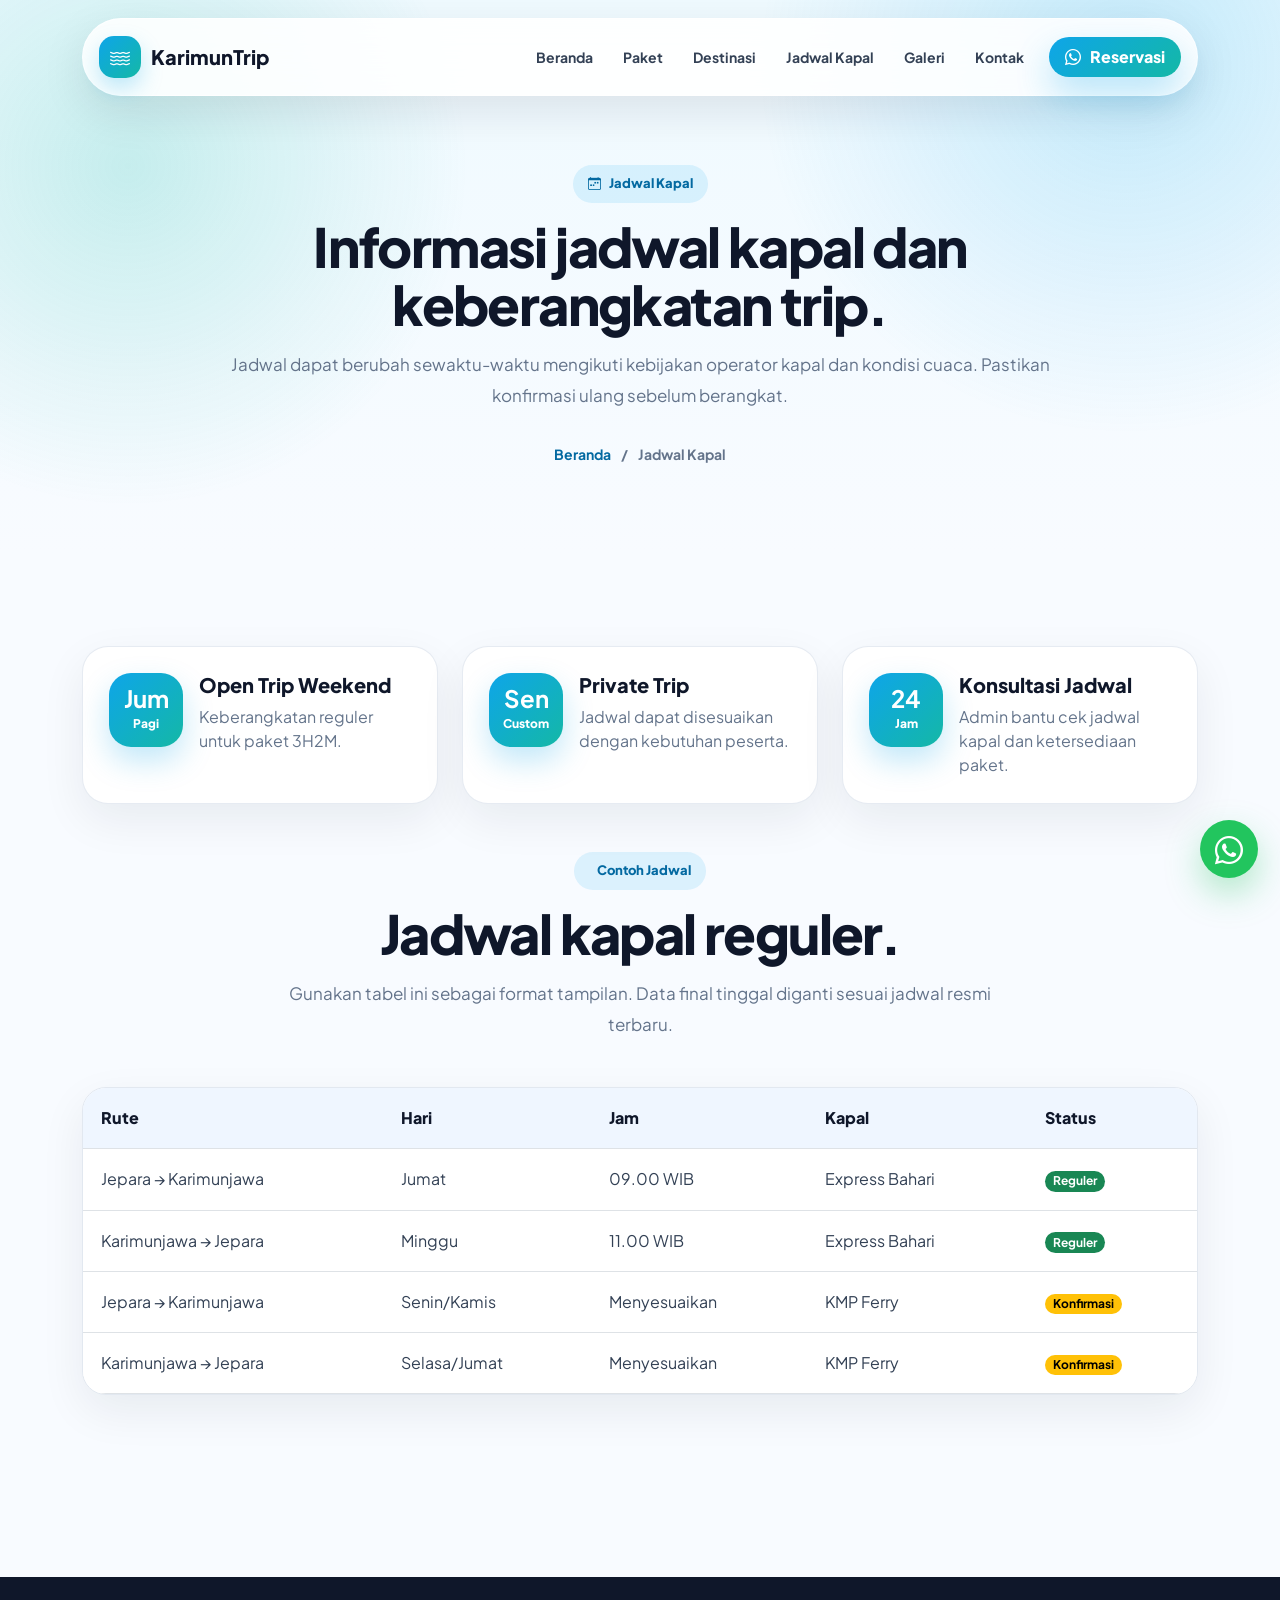
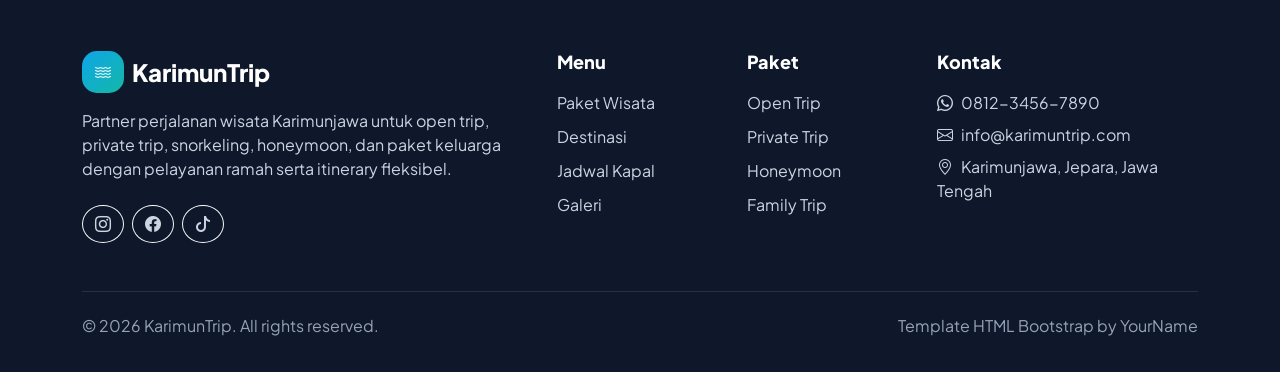
<file: jadwal-kapal.html>
<!DOCTYPE html>
<html lang="id"><head><title>Jadwal Kapal & Trip - KarimunTrip</title>
<meta charset="UTF-8" />
<meta name="viewport" content="width=device-width, initial-scale=1.0" />
<meta name="description" content="Paket wisata Karimunjawa, open trip, private trip, snorkeling, island hopping, dan honeymoon trip." />
<link rel="preconnect" href="https://fonts.googleapis.com">
<link rel="preconnect" href="https://fonts.gstatic.com" crossorigin>
<link href="https://fonts.googleapis.com/css2?family=Plus+Jakarta+Sans:wght@400;500;600;700;800;900&display=swap" rel="stylesheet">
<link href="https://cdn.jsdelivr.net/npm/bootstrap@5.3.3/dist/css/bootstrap.min.css" rel="stylesheet">
<link rel="stylesheet" href="https://cdn.jsdelivr.net/npm/bootstrap-icons@1.11.3/font/bootstrap-icons.min.css">
<link rel="stylesheet" href="assets/css/style.css" />
</head><body>
<nav class="main-navbar">
  <div class="container">
    <div class="navbar navbar-expand-lg navbar-inner">
      <a class="navbar-brand" href="index.html">
        <span class="brand-mark"><i class="bi bi-water"></i></span>
        <span>KarimunTrip</span>
      </a>
      <button class="navbar-toggler" type="button" data-bs-toggle="collapse" data-bs-target="#mainNav" aria-controls="mainNav" aria-expanded="false" aria-label="Toggle navigation">
        <span class="navbar-toggler-icon"></span>
      </button>
      <div class="collapse navbar-collapse" id="mainNav">
        <ul class="navbar-nav ms-auto align-items-lg-center gap-lg-1">
          <li class="nav-item"><a class="nav-link" href="index.html">Beranda</a></li>
          <li class="nav-item"><a class="nav-link" href="paket.html">Paket</a></li>
          <li class="nav-item"><a class="nav-link" href="destinasi.html">Destinasi</a></li>
          <li class="nav-item"><a class="nav-link" href="jadwal-kapal.html">Jadwal Kapal</a></li>
          <li class="nav-item"><a class="nav-link" href="galeri.html">Galeri</a></li>
          <li class="nav-item"><a class="nav-link" href="kontak.html">Kontak</a></li>
          <li class="nav-item ms-lg-2"><a class="btn-brand py-2 px-3" href="https://wa.me/6281234567890" target="_blank"><i class="bi bi-whatsapp"></i> Reservasi</a></li>
        </ul>
      </div>
    </div>
  </div>
</nav>

<header class="page-hero"><div class="container"><div class="row justify-content-center text-center"><div class="col-lg-9"><span class="label"><i class="bi bi-calendar-week"></i> Jadwal Kapal</span><h1>Informasi jadwal kapal dan keberangkatan trip.</h1><p>Jadwal dapat berubah sewaktu-waktu mengikuti kebijakan operator kapal dan kondisi cuaca. Pastikan konfirmasi ulang sebelum berangkat.</p><div class="breadcrumb-soft justify-content-center"><a href="index.html">Beranda</a><span>/</span><span>Jadwal Kapal</span></div></div></div></div></header>
<section class="section-padding"><div class="container">
  <div class="row g-4 mb-5">
    <div class="col-md-4"><div class="schedule-card"><div class="d-flex gap-3"><div class="schedule-date"><div><strong>Jum</strong><span>Pagi</span></div></div><div><h5>Open Trip Weekend</h5><p>Keberangkatan reguler untuk paket 3H2M.</p></div></div></div></div>
    <div class="col-md-4"><div class="schedule-card"><div class="d-flex gap-3"><div class="schedule-date"><div><strong>Sen</strong><span>Custom</span></div></div><div><h5>Private Trip</h5><p>Jadwal dapat disesuaikan dengan kebutuhan peserta.</p></div></div></div></div>
    <div class="col-md-4"><div class="schedule-card"><div class="d-flex gap-3"><div class="schedule-date"><div><strong>24</strong><span>Jam</span></div></div><div><h5>Konsultasi Jadwal</h5><p>Admin bantu cek jadwal kapal dan ketersediaan paket.</p></div></div></div></div>
  </div>
  <div class="section-title"><span class="label"><i class="bi bi-ship"></i> Contoh Jadwal</span><h2>Jadwal kapal reguler.</h2><p>Gunakan tabel ini sebagai format tampilan. Data final tinggal diganti sesuai jadwal resmi terbaru.</p></div>
  <div class="table-custom table-responsive"><table class="table align-middle"><thead><tr><th>Rute</th><th>Hari</th><th>Jam</th><th>Kapal</th><th>Status</th></tr></thead><tbody>
    <tr><td>Jepara → Karimunjawa</td><td>Jumat</td><td>09.00 WIB</td><td>Express Bahari</td><td><span class="badge text-bg-success rounded-pill">Reguler</span></td></tr>
    <tr><td>Karimunjawa → Jepara</td><td>Minggu</td><td>11.00 WIB</td><td>Express Bahari</td><td><span class="badge text-bg-success rounded-pill">Reguler</span></td></tr>
    <tr><td>Jepara → Karimunjawa</td><td>Senin/Kamis</td><td>Menyesuaikan</td><td>KMP Ferry</td><td><span class="badge text-bg-warning rounded-pill">Konfirmasi</span></td></tr>
    <tr><td>Karimunjawa → Jepara</td><td>Selasa/Jumat</td><td>Menyesuaikan</td><td>KMP Ferry</td><td><span class="badge text-bg-warning rounded-pill">Konfirmasi</span></td></tr>
  </tbody></table></div>
</div></section>

<footer class="footer">
  <div class="container">
    <div class="row g-4">
      <div class="col-lg-5">
        <div class="d-flex align-items-center gap-2 mb-3">
          <span class="brand-mark"><i class="bi bi-water"></i></span>
          <h4 class="mb-0 fw-black">KarimunTrip</h4>
        </div>
        <p class="mb-4">Partner perjalanan wisata Karimunjawa untuk open trip, private trip, snorkeling, honeymoon, dan paket keluarga dengan pelayanan ramah serta itinerary fleksibel.</p>
        <div class="d-flex gap-2">
          <a class="btn btn-outline-light rounded-circle" href="#"><i class="bi bi-instagram"></i></a>
          <a class="btn btn-outline-light rounded-circle" href="#"><i class="bi bi-facebook"></i></a>
          <a class="btn btn-outline-light rounded-circle" href="#"><i class="bi bi-tiktok"></i></a>
        </div>
      </div>
      <div class="col-6 col-lg-2">
        <h5 class="footer-title">Menu</h5>
        <a href="paket.html">Paket Wisata</a>
        <a href="destinasi.html">Destinasi</a>
        <a href="jadwal-kapal.html">Jadwal Kapal</a>
        <a href="galeri.html">Galeri</a>
      </div>
      <div class="col-6 col-lg-2">
        <h5 class="footer-title">Paket</h5>
        <a href="detail-paket.html">Open Trip</a>
        <a href="detail-paket.html">Private Trip</a>
        <a href="detail-paket.html">Honeymoon</a>
        <a href="detail-paket.html">Family Trip</a>
      </div>
      <div class="col-lg-3">
        <h5 class="footer-title">Kontak</h5>
        <p class="mb-2"><i class="bi bi-whatsapp me-2"></i>0812-3456-7890</p>
        <p class="mb-2"><i class="bi bi-envelope me-2"></i>info@karimuntrip.com</p>
        <p class="mb-0"><i class="bi bi-geo-alt me-2"></i>Karimunjawa, Jepara, Jawa Tengah</p>
      </div>
    </div>
    <div class="footer-bottom d-flex flex-column flex-md-row justify-content-between gap-2">
      <span>© <span id="currentYear"></span> KarimunTrip. All rights reserved.</span>
      <span>Template HTML Bootstrap by YourName</span>
    </div>
  </div>
</footer>
<a href="https://wa.me/6281234567890" target="_blank" class="whatsapp-float" aria-label="WhatsApp"><i class="bi bi-whatsapp"></i></a>

<script src="https://cdn.jsdelivr.net/npm/bootstrap@5.3.3/dist/js/bootstrap.bundle.min.js"></script>
<script src="assets/js/main.js"></script>
</body></html>
</file>
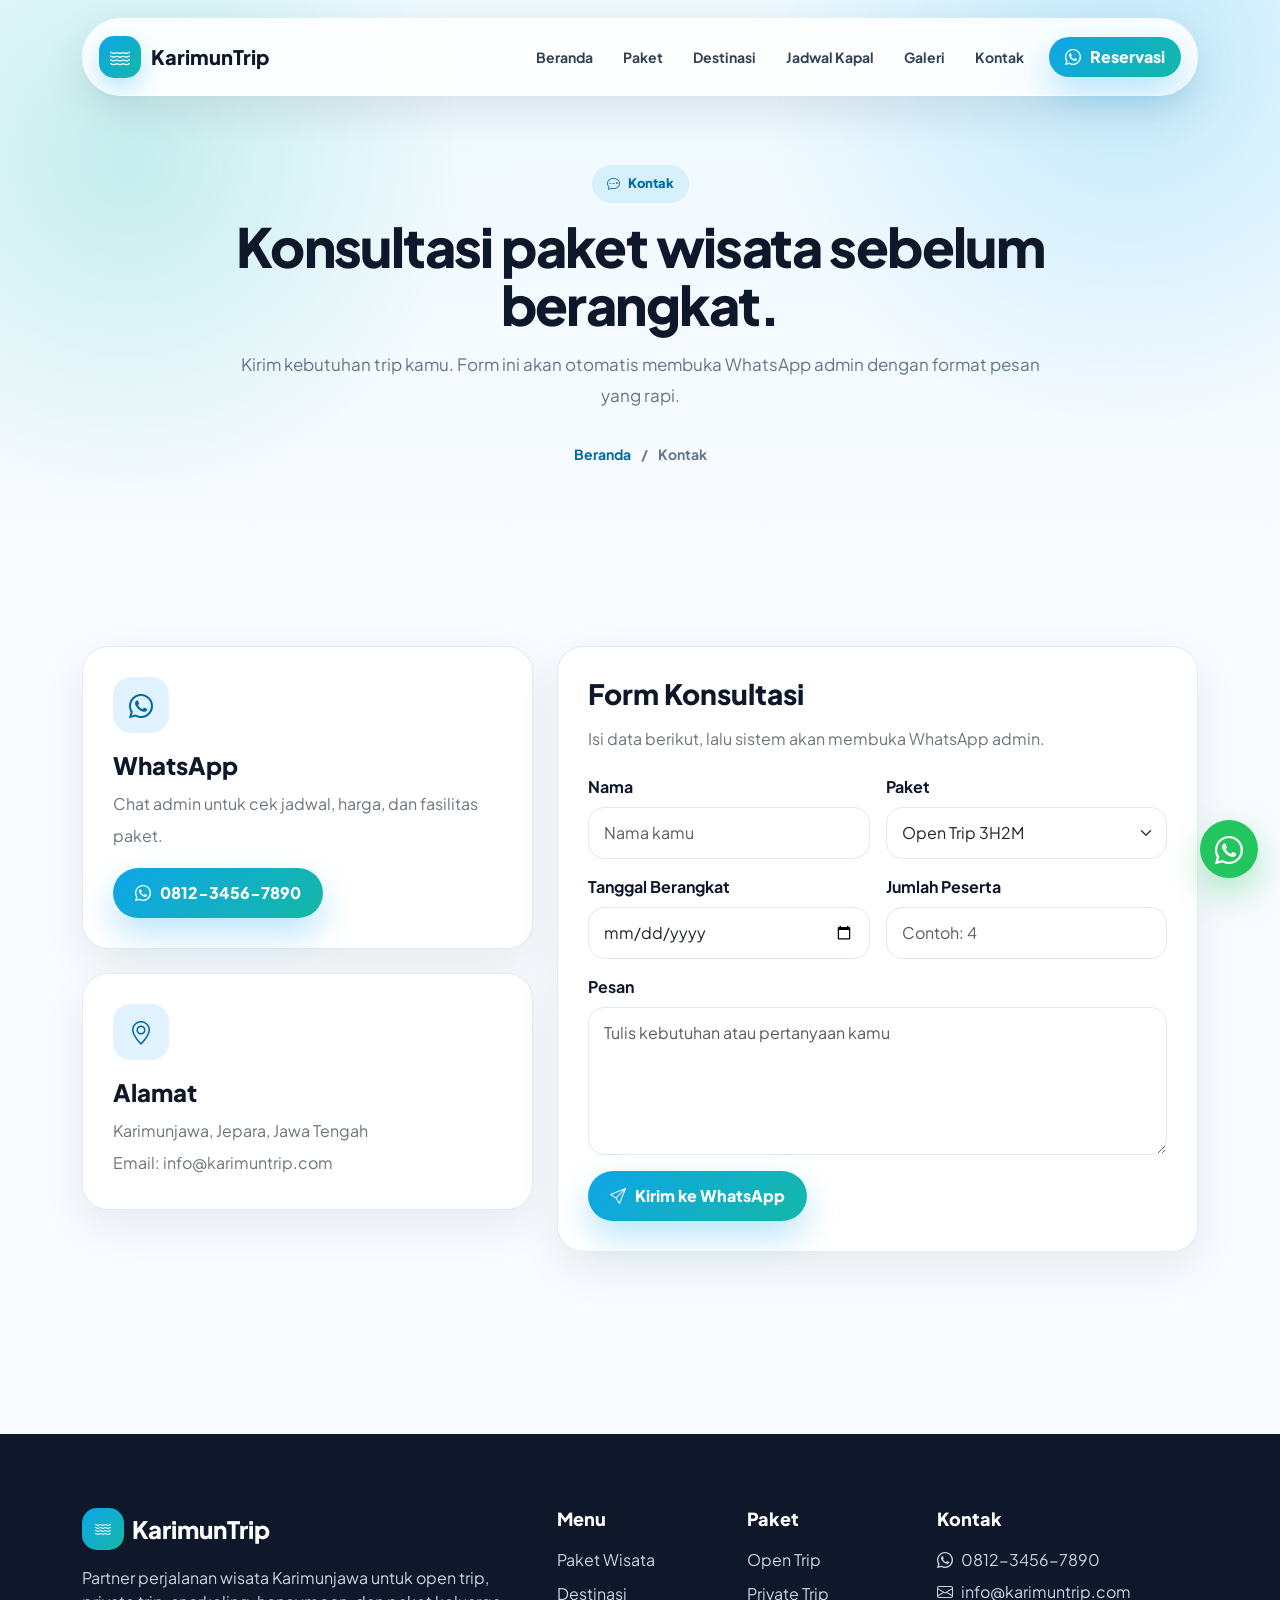
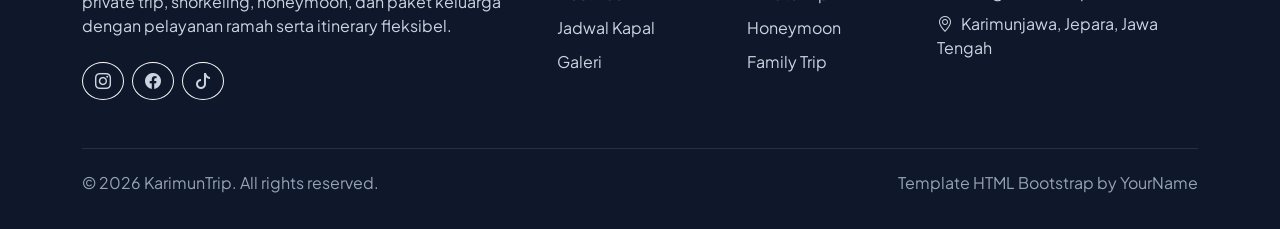
<file: kontak.html>
<!DOCTYPE html>
<html lang="id"><head><title>Kontak & Reservasi - KarimunTrip</title>
<meta charset="UTF-8" />
<meta name="viewport" content="width=device-width, initial-scale=1.0" />
<meta name="description" content="Paket wisata Karimunjawa, open trip, private trip, snorkeling, island hopping, dan honeymoon trip." />
<link rel="preconnect" href="https://fonts.googleapis.com">
<link rel="preconnect" href="https://fonts.gstatic.com" crossorigin>
<link href="https://fonts.googleapis.com/css2?family=Plus+Jakarta+Sans:wght@400;500;600;700;800;900&display=swap" rel="stylesheet">
<link href="https://cdn.jsdelivr.net/npm/bootstrap@5.3.3/dist/css/bootstrap.min.css" rel="stylesheet">
<link rel="stylesheet" href="https://cdn.jsdelivr.net/npm/bootstrap-icons@1.11.3/font/bootstrap-icons.min.css">
<link rel="stylesheet" href="assets/css/style.css" />
</head><body>
<nav class="main-navbar">
  <div class="container">
    <div class="navbar navbar-expand-lg navbar-inner">
      <a class="navbar-brand" href="index.html">
        <span class="brand-mark"><i class="bi bi-water"></i></span>
        <span>KarimunTrip</span>
      </a>
      <button class="navbar-toggler" type="button" data-bs-toggle="collapse" data-bs-target="#mainNav" aria-controls="mainNav" aria-expanded="false" aria-label="Toggle navigation">
        <span class="navbar-toggler-icon"></span>
      </button>
      <div class="collapse navbar-collapse" id="mainNav">
        <ul class="navbar-nav ms-auto align-items-lg-center gap-lg-1">
          <li class="nav-item"><a class="nav-link" href="index.html">Beranda</a></li>
          <li class="nav-item"><a class="nav-link" href="paket.html">Paket</a></li>
          <li class="nav-item"><a class="nav-link" href="destinasi.html">Destinasi</a></li>
          <li class="nav-item"><a class="nav-link" href="jadwal-kapal.html">Jadwal Kapal</a></li>
          <li class="nav-item"><a class="nav-link" href="galeri.html">Galeri</a></li>
          <li class="nav-item"><a class="nav-link" href="kontak.html">Kontak</a></li>
          <li class="nav-item ms-lg-2"><a class="btn-brand py-2 px-3" href="https://wa.me/6281234567890" target="_blank"><i class="bi bi-whatsapp"></i> Reservasi</a></li>
        </ul>
      </div>
    </div>
  </div>
</nav>

<header class="page-hero"><div class="container"><div class="row justify-content-center text-center"><div class="col-lg-9"><span class="label"><i class="bi bi-chat-dots"></i> Kontak</span><h1>Konsultasi paket wisata sebelum berangkat.</h1><p>Kirim kebutuhan trip kamu. Form ini akan otomatis membuka WhatsApp admin dengan format pesan yang rapi.</p><div class="breadcrumb-soft justify-content-center"><a href="index.html">Beranda</a><span>/</span><span>Kontak</span></div></div></div></div></header>
<section class="section-padding"><div class="container"><div class="row g-4">
  <div class="col-lg-5">
    <div class="contact-card mb-4"><div class="contact-icon"><i class="bi bi-whatsapp"></i></div><h4 class="fw-black">WhatsApp</h4><p class="text-secondary lh-lg mb-3">Chat admin untuk cek jadwal, harga, dan fasilitas paket.</p><a href="https://wa.me/6281234567890" target="_blank" class="btn-brand"><i class="bi bi-whatsapp"></i> 0812-3456-7890</a></div>
    <div class="contact-card"><div class="contact-icon"><i class="bi bi-geo-alt"></i></div><h4 class="fw-black">Alamat</h4><p class="text-secondary lh-lg mb-0">Karimunjawa, Jepara, Jawa Tengah<br>Email: info@karimuntrip.com</p></div>
  </div>
  <div class="col-lg-7">
    <div class="contact-card">
      <h3 class="fw-black mb-3">Form Konsultasi</h3>
      <p class="text-secondary mb-4">Isi data berikut, lalu sistem akan membuka WhatsApp admin.</p>
      <form class="wa-form">
        <div class="row g-3">
          <div class="col-md-6"><label class="form-label fw-bold">Nama</label><input type="text" name="nama" class="form-control" placeholder="Nama kamu" required></div>
          <div class="col-md-6"><label class="form-label fw-bold">Paket</label><select name="paket" class="form-select"><option>Open Trip 3H2M</option><option>Private Trip</option><option>Honeymoon Trip</option><option>Family Trip</option></select></div>
          <div class="col-md-6"><label class="form-label fw-bold">Tanggal Berangkat</label><input type="date" name="tanggal" class="form-control"></div>
          <div class="col-md-6"><label class="form-label fw-bold">Jumlah Peserta</label><input type="number" name="peserta" class="form-control" placeholder="Contoh: 4"></div>
          <div class="col-12"><label class="form-label fw-bold">Pesan</label><textarea name="pesan" class="form-control" rows="5" placeholder="Tulis kebutuhan atau pertanyaan kamu"></textarea></div>
          <div class="col-12"><button class="btn-brand" type="submit"><i class="bi bi-send"></i> Kirim ke WhatsApp</button></div>
        </div>
      </form>
    </div>
  </div>
</div></div></section>

<footer class="footer">
  <div class="container">
    <div class="row g-4">
      <div class="col-lg-5">
        <div class="d-flex align-items-center gap-2 mb-3">
          <span class="brand-mark"><i class="bi bi-water"></i></span>
          <h4 class="mb-0 fw-black">KarimunTrip</h4>
        </div>
        <p class="mb-4">Partner perjalanan wisata Karimunjawa untuk open trip, private trip, snorkeling, honeymoon, dan paket keluarga dengan pelayanan ramah serta itinerary fleksibel.</p>
        <div class="d-flex gap-2">
          <a class="btn btn-outline-light rounded-circle" href="#"><i class="bi bi-instagram"></i></a>
          <a class="btn btn-outline-light rounded-circle" href="#"><i class="bi bi-facebook"></i></a>
          <a class="btn btn-outline-light rounded-circle" href="#"><i class="bi bi-tiktok"></i></a>
        </div>
      </div>
      <div class="col-6 col-lg-2">
        <h5 class="footer-title">Menu</h5>
        <a href="paket.html">Paket Wisata</a>
        <a href="destinasi.html">Destinasi</a>
        <a href="jadwal-kapal.html">Jadwal Kapal</a>
        <a href="galeri.html">Galeri</a>
      </div>
      <div class="col-6 col-lg-2">
        <h5 class="footer-title">Paket</h5>
        <a href="detail-paket.html">Open Trip</a>
        <a href="detail-paket.html">Private Trip</a>
        <a href="detail-paket.html">Honeymoon</a>
        <a href="detail-paket.html">Family Trip</a>
      </div>
      <div class="col-lg-3">
        <h5 class="footer-title">Kontak</h5>
        <p class="mb-2"><i class="bi bi-whatsapp me-2"></i>0812-3456-7890</p>
        <p class="mb-2"><i class="bi bi-envelope me-2"></i>info@karimuntrip.com</p>
        <p class="mb-0"><i class="bi bi-geo-alt me-2"></i>Karimunjawa, Jepara, Jawa Tengah</p>
      </div>
    </div>
    <div class="footer-bottom d-flex flex-column flex-md-row justify-content-between gap-2">
      <span>© <span id="currentYear"></span> KarimunTrip. All rights reserved.</span>
      <span>Template HTML Bootstrap by YourName</span>
    </div>
  </div>
</footer>
<a href="https://wa.me/6281234567890" target="_blank" class="whatsapp-float" aria-label="WhatsApp"><i class="bi bi-whatsapp"></i></a>

<script src="https://cdn.jsdelivr.net/npm/bootstrap@5.3.3/dist/js/bootstrap.bundle.min.js"></script>
<script src="assets/js/main.js"></script>
</body></html>
</file>
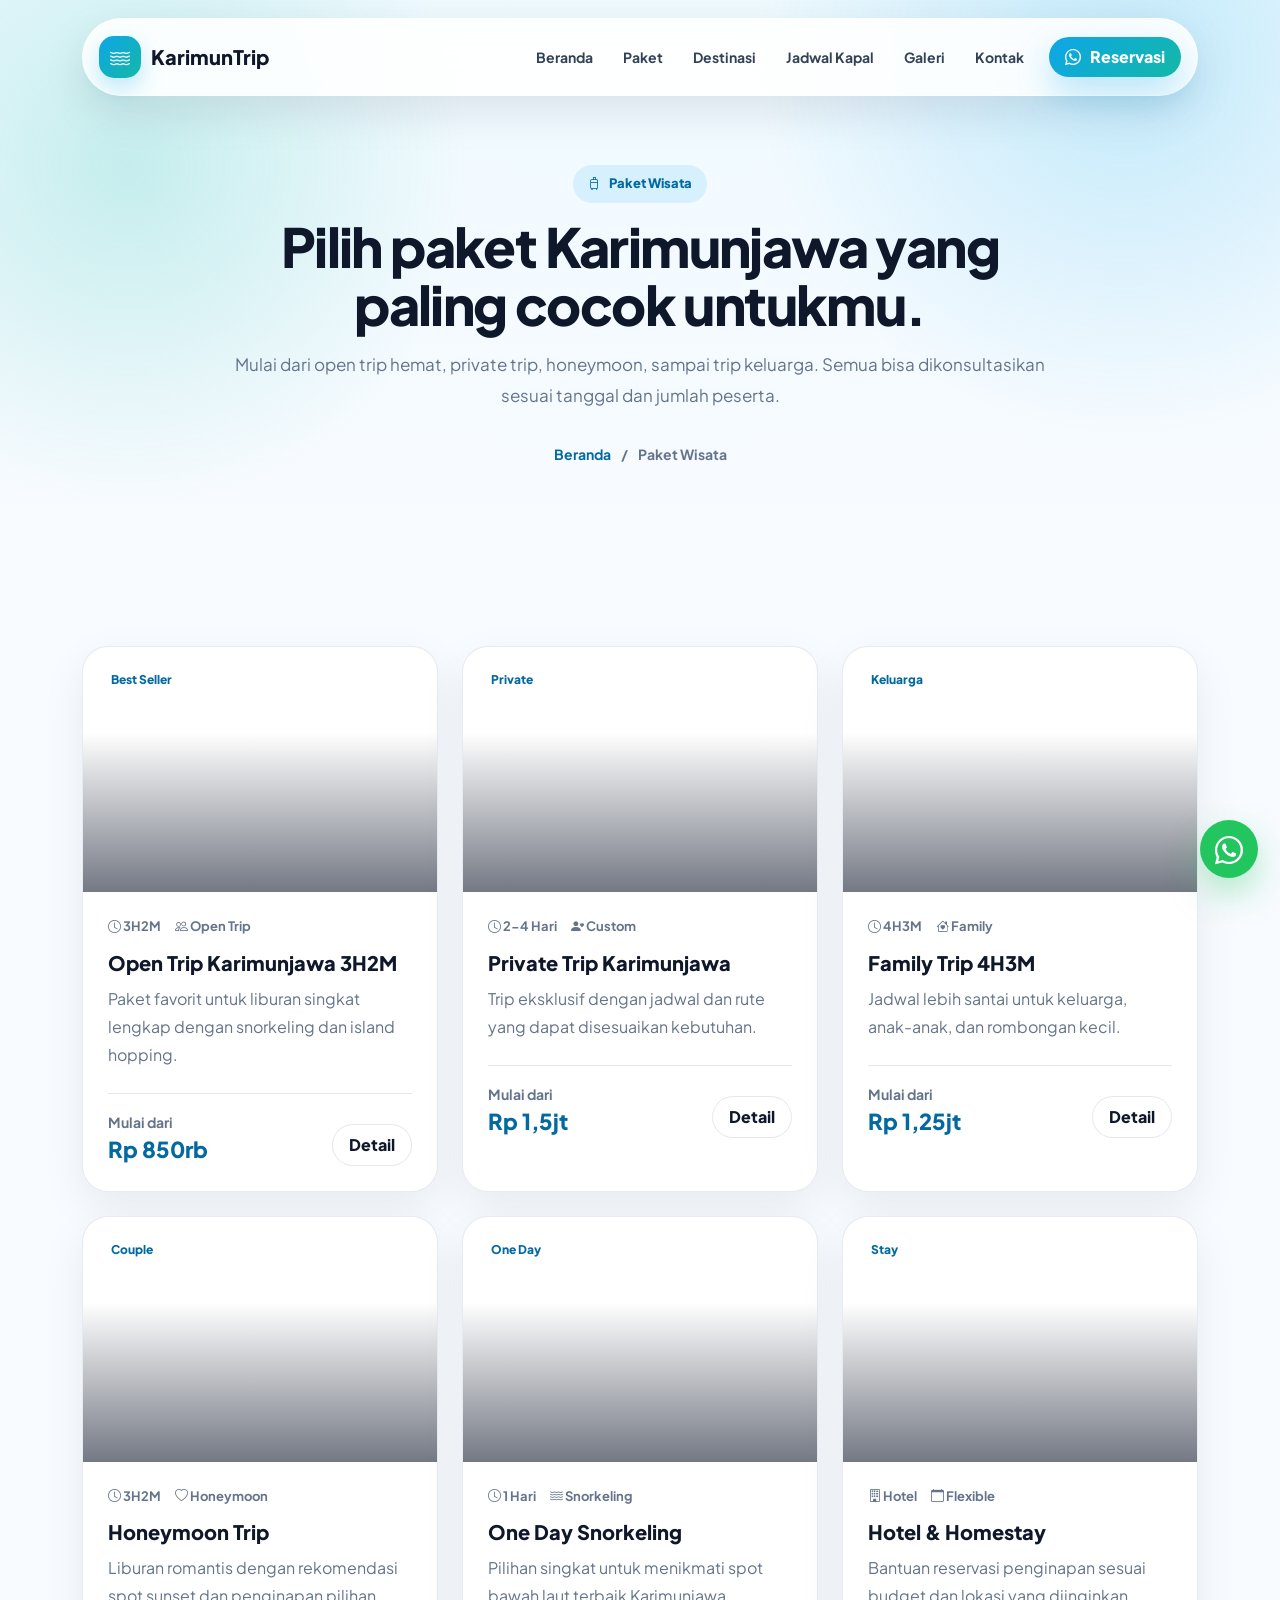
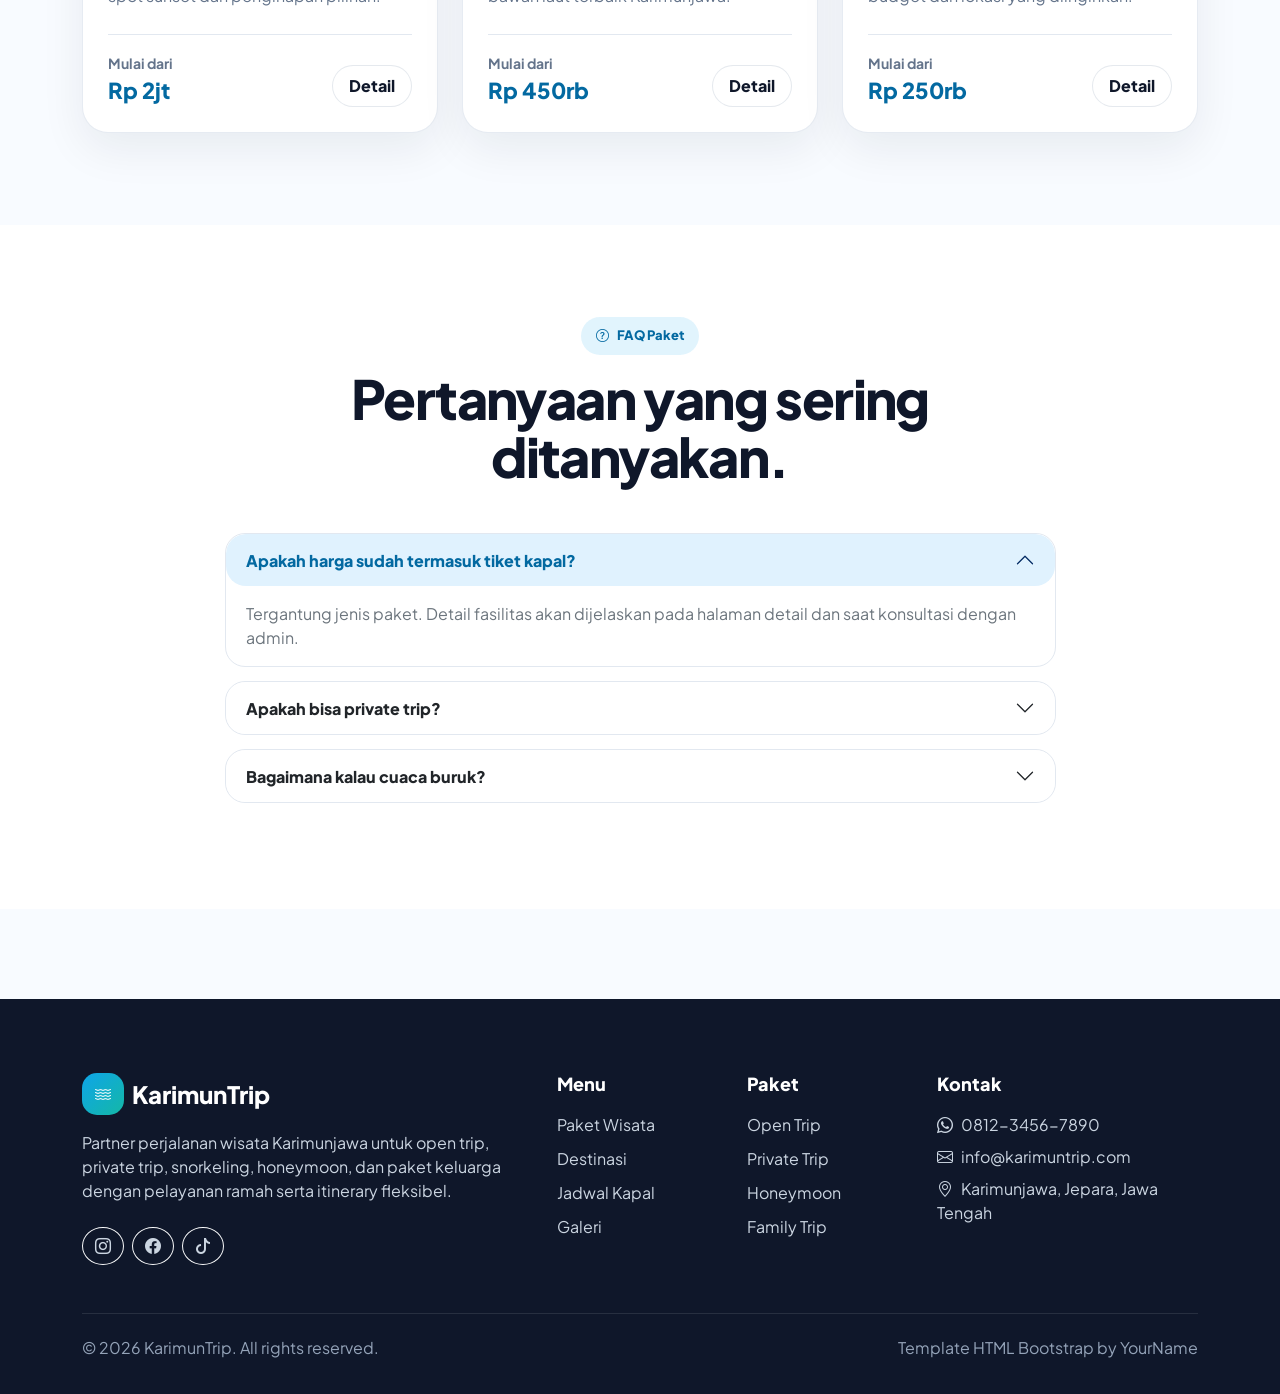
<file: paket.html>
<!DOCTYPE html>
<html lang="id">
<head><title>Paket Wisata - KarimunTrip</title>
<meta charset="UTF-8" />
<meta name="viewport" content="width=device-width, initial-scale=1.0" />
<meta name="description" content="Paket wisata Karimunjawa, open trip, private trip, snorkeling, island hopping, dan honeymoon trip." />
<link rel="preconnect" href="https://fonts.googleapis.com">
<link rel="preconnect" href="https://fonts.gstatic.com" crossorigin>
<link href="https://fonts.googleapis.com/css2?family=Plus+Jakarta+Sans:wght@400;500;600;700;800;900&display=swap" rel="stylesheet">
<link href="https://cdn.jsdelivr.net/npm/bootstrap@5.3.3/dist/css/bootstrap.min.css" rel="stylesheet">
<link rel="stylesheet" href="https://cdn.jsdelivr.net/npm/bootstrap-icons@1.11.3/font/bootstrap-icons.min.css">
<link rel="stylesheet" href="assets/css/style.css" />
</head>
<body>

<nav class="main-navbar">
  <div class="container">
    <div class="navbar navbar-expand-lg navbar-inner">
      <a class="navbar-brand" href="index.html">
        <span class="brand-mark"><i class="bi bi-water"></i></span>
        <span>KarimunTrip</span>
      </a>
      <button class="navbar-toggler" type="button" data-bs-toggle="collapse" data-bs-target="#mainNav" aria-controls="mainNav" aria-expanded="false" aria-label="Toggle navigation">
        <span class="navbar-toggler-icon"></span>
      </button>
      <div class="collapse navbar-collapse" id="mainNav">
        <ul class="navbar-nav ms-auto align-items-lg-center gap-lg-1">
          <li class="nav-item"><a class="nav-link" href="index.html">Beranda</a></li>
          <li class="nav-item"><a class="nav-link" href="paket.html">Paket</a></li>
          <li class="nav-item"><a class="nav-link" href="destinasi.html">Destinasi</a></li>
          <li class="nav-item"><a class="nav-link" href="jadwal-kapal.html">Jadwal Kapal</a></li>
          <li class="nav-item"><a class="nav-link" href="galeri.html">Galeri</a></li>
          <li class="nav-item"><a class="nav-link" href="kontak.html">Kontak</a></li>
          <li class="nav-item ms-lg-2"><a class="btn-brand py-2 px-3" href="https://wa.me/6281234567890" target="_blank"><i class="bi bi-whatsapp"></i> Reservasi</a></li>
        </ul>
      </div>
    </div>
  </div>
</nav>

<header class="page-hero">
  <div class="container">
    <div class="row justify-content-center text-center">
      <div class="col-lg-9">
        <span class="label"><i class="bi bi-suitcase2"></i> Paket Wisata</span>
        <h1>Pilih paket Karimunjawa yang paling cocok untukmu.</h1>
        <p>Mulai dari open trip hemat, private trip, honeymoon, sampai trip keluarga. Semua bisa dikonsultasikan sesuai tanggal dan jumlah peserta.</p>
        <div class="breadcrumb-soft justify-content-center"><a href="index.html">Beranda</a><span>/</span><span>Paket Wisata</span></div>
      </div>
    </div>
  </div>
</header>
<section class="section-padding">
  <div class="container">
    <div class="row g-4">
      <div class="col-md-6 col-lg-4"><div class="package-card"><div class="package-img img-open-trip"><span class="package-badge">Best Seller</span></div><div class="package-body"><div class="package-meta"><span><i class="bi bi-clock"></i> 3H2M</span><span><i class="bi bi-people"></i> Open Trip</span></div><h5>Open Trip Karimunjawa 3H2M</h5><p>Paket favorit untuk liburan singkat lengkap dengan snorkeling dan island hopping.</p><div class="package-price"><div><small>Mulai dari</small><strong>Rp 850rb</strong></div><a href="detail-paket.html" class="btn-dark-soft py-2 px-3">Detail</a></div></div></div></div>
      <div class="col-md-6 col-lg-4"><div class="package-card"><div class="package-img img-private"><span class="package-badge">Private</span></div><div class="package-body"><div class="package-meta"><span><i class="bi bi-clock"></i> 2-4 Hari</span><span><i class="bi bi-person-heart"></i> Custom</span></div><h5>Private Trip Karimunjawa</h5><p>Trip eksklusif dengan jadwal dan rute yang dapat disesuaikan kebutuhan.</p><div class="package-price"><div><small>Mulai dari</small><strong>Rp 1,5jt</strong></div><a href="detail-paket.html" class="btn-dark-soft py-2 px-3">Detail</a></div></div></div></div>
      <div class="col-md-6 col-lg-4"><div class="package-card"><div class="package-img img-family"><span class="package-badge">Keluarga</span></div><div class="package-body"><div class="package-meta"><span><i class="bi bi-clock"></i> 4H3M</span><span><i class="bi bi-house-heart"></i> Family</span></div><h5>Family Trip 4H3M</h5><p>Jadwal lebih santai untuk keluarga, anak-anak, dan rombongan kecil.</p><div class="package-price"><div><small>Mulai dari</small><strong>Rp 1,25jt</strong></div><a href="detail-paket.html" class="btn-dark-soft py-2 px-3">Detail</a></div></div></div></div>
      <div class="col-md-6 col-lg-4"><div class="package-card"><div class="package-img img-honeymoon"><span class="package-badge">Couple</span></div><div class="package-body"><div class="package-meta"><span><i class="bi bi-clock"></i> 3H2M</span><span><i class="bi bi-heart"></i> Honeymoon</span></div><h5>Honeymoon Trip</h5><p>Liburan romantis dengan rekomendasi spot sunset dan penginapan pilihan.</p><div class="package-price"><div><small>Mulai dari</small><strong>Rp 2jt</strong></div><a href="detail-paket.html" class="btn-dark-soft py-2 px-3">Detail</a></div></div></div></div>
      <div class="col-md-6 col-lg-4"><div class="package-card"><div class="package-img img-snorkeling"><span class="package-badge">One Day</span></div><div class="package-body"><div class="package-meta"><span><i class="bi bi-clock"></i> 1 Hari</span><span><i class="bi bi-water"></i> Snorkeling</span></div><h5>One Day Snorkeling</h5><p>Pilihan singkat untuk menikmati spot bawah laut terbaik Karimunjawa.</p><div class="package-price"><div><small>Mulai dari</small><strong>Rp 450rb</strong></div><a href="detail-paket.html" class="btn-dark-soft py-2 px-3">Detail</a></div></div></div></div>
      <div class="col-md-6 col-lg-4"><div class="package-card"><div class="package-img img-hotel"><span class="package-badge">Stay</span></div><div class="package-body"><div class="package-meta"><span><i class="bi bi-building"></i> Hotel</span><span><i class="bi bi-calendar"></i> Flexible</span></div><h5>Hotel & Homestay</h5><p>Bantuan reservasi penginapan sesuai budget dan lokasi yang diinginkan.</p><div class="package-price"><div><small>Mulai dari</small><strong>Rp 250rb</strong></div><a href="detail-paket.html" class="btn-dark-soft py-2 px-3">Detail</a></div></div></div></div>
    </div>
  </div>
</section>
<section class="section-padding bg-white">
  <div class="container">
    <div class="section-title"><span class="label"><i class="bi bi-question-circle"></i> FAQ Paket</span><h2>Pertanyaan yang sering ditanyakan.</h2></div>
    <div class="row justify-content-center"><div class="col-lg-9"><div class="accordion" id="faqPaket">
      <div class="accordion-item"><h2 class="accordion-header"><button class="accordion-button" type="button" data-bs-toggle="collapse" data-bs-target="#faq1">Apakah harga sudah termasuk tiket kapal?</button></h2><div id="faq1" class="accordion-collapse collapse show" data-bs-parent="#faqPaket"><div class="accordion-body text-secondary">Tergantung jenis paket. Detail fasilitas akan dijelaskan pada halaman detail dan saat konsultasi dengan admin.</div></div></div>
      <div class="accordion-item"><h2 class="accordion-header"><button class="accordion-button collapsed" type="button" data-bs-toggle="collapse" data-bs-target="#faq2">Apakah bisa private trip?</button></h2><div id="faq2" class="accordion-collapse collapse" data-bs-parent="#faqPaket"><div class="accordion-body text-secondary">Bisa. Private trip dapat menyesuaikan tanggal, jumlah peserta, penginapan, dan rute perjalanan.</div></div></div>
      <div class="accordion-item"><h2 class="accordion-header"><button class="accordion-button collapsed" type="button" data-bs-toggle="collapse" data-bs-target="#faq3">Bagaimana kalau cuaca buruk?</button></h2><div id="faq3" class="accordion-collapse collapse" data-bs-parent="#faqPaket"><div class="accordion-body text-secondary">Itinerary dapat disesuaikan dengan kondisi cuaca dan arahan pihak terkait demi keselamatan peserta.</div></div></div>
    </div></div></div>
  </div>
</section>

<footer class="footer">
  <div class="container">
    <div class="row g-4">
      <div class="col-lg-5">
        <div class="d-flex align-items-center gap-2 mb-3">
          <span class="brand-mark"><i class="bi bi-water"></i></span>
          <h4 class="mb-0 fw-black">KarimunTrip</h4>
        </div>
        <p class="mb-4">Partner perjalanan wisata Karimunjawa untuk open trip, private trip, snorkeling, honeymoon, dan paket keluarga dengan pelayanan ramah serta itinerary fleksibel.</p>
        <div class="d-flex gap-2">
          <a class="btn btn-outline-light rounded-circle" href="#"><i class="bi bi-instagram"></i></a>
          <a class="btn btn-outline-light rounded-circle" href="#"><i class="bi bi-facebook"></i></a>
          <a class="btn btn-outline-light rounded-circle" href="#"><i class="bi bi-tiktok"></i></a>
        </div>
      </div>
      <div class="col-6 col-lg-2">
        <h5 class="footer-title">Menu</h5>
        <a href="paket.html">Paket Wisata</a>
        <a href="destinasi.html">Destinasi</a>
        <a href="jadwal-kapal.html">Jadwal Kapal</a>
        <a href="galeri.html">Galeri</a>
      </div>
      <div class="col-6 col-lg-2">
        <h5 class="footer-title">Paket</h5>
        <a href="detail-paket.html">Open Trip</a>
        <a href="detail-paket.html">Private Trip</a>
        <a href="detail-paket.html">Honeymoon</a>
        <a href="detail-paket.html">Family Trip</a>
      </div>
      <div class="col-lg-3">
        <h5 class="footer-title">Kontak</h5>
        <p class="mb-2"><i class="bi bi-whatsapp me-2"></i>0812-3456-7890</p>
        <p class="mb-2"><i class="bi bi-envelope me-2"></i>info@karimuntrip.com</p>
        <p class="mb-0"><i class="bi bi-geo-alt me-2"></i>Karimunjawa, Jepara, Jawa Tengah</p>
      </div>
    </div>
    <div class="footer-bottom d-flex flex-column flex-md-row justify-content-between gap-2">
      <span>© <span id="currentYear"></span> KarimunTrip. All rights reserved.</span>
      <span>Template HTML Bootstrap by YourName</span>
    </div>
  </div>
</footer>
<a href="https://wa.me/6281234567890" target="_blank" class="whatsapp-float" aria-label="WhatsApp"><i class="bi bi-whatsapp"></i></a>


<script src="https://cdn.jsdelivr.net/npm/bootstrap@5.3.3/dist/js/bootstrap.bundle.min.js"></script>
<script src="assets/js/main.js"></script>

</body></html>
</file>
<file: assets/css/style.css>
:root {
  --primary: #0ea5e9;
  --primary-dark: #0369a1;
  --secondary: #14b8a6;
  --warning: #f59e0b;
  --dark: #0f172a;
  --muted: #64748b;
  --soft: #f1f8ff;
  --white: #ffffff;
  --border: rgba(148, 163, 184, 0.24);
  --shadow: 0 22px 70px rgba(15, 23, 42, 0.12);
  --radius: 26px;
}

* {
  box-sizing: border-box;
}

html {
  scroll-behavior: smooth;
}

body {
  font-family: "Plus Jakarta Sans", sans-serif;
  color: var(--dark);
  background: #f8fbff;
  overflow-x: hidden;
}

a {
  text-decoration: none;
}

img {
  max-width: 100%;
}

.section-padding {
  padding: 92px 0;
}

.section-title {
  max-width: 720px;
  margin: 0 auto 48px;
  text-align: center;
}

.section-title .label,
.page-hero .label,
.label-pill {
  display: inline-flex;
  align-items: center;
  gap: 8px;
  padding: 9px 15px;
  border-radius: 999px;
  background: rgba(14, 165, 233, 0.12);
  color: var(--primary-dark);
  font-size: 13px;
  font-weight: 800;
  margin-bottom: 14px;
}

.section-title h2,
.page-hero h1 {
  font-size: clamp(32px, 4.5vw, 54px);
  line-height: 1.08;
  font-weight: 900;
  letter-spacing: -1.6px;
  margin-bottom: 16px;
}

.section-title p,
.page-hero p {
  color: var(--muted);
  font-size: 17px;
  line-height: 1.8;
}

.text-gradient {
  background: linear-gradient(135deg, var(--primary), var(--secondary));
  -webkit-background-clip: text;
  background-clip: text;
  color: transparent;
}

.btn-brand {
  display: inline-flex;
  align-items: center;
  justify-content: center;
  gap: 9px;
  padding: 13px 22px;
  border-radius: 999px;
  border: 0;
  color: #fff !important;
  font-weight: 800;
  background: linear-gradient(135deg, var(--primary), var(--secondary));
  box-shadow: 0 16px 34px rgba(14, 165, 233, 0.28);
  transition: all 0.25s ease;
}

.btn-brand:hover {
  transform: translateY(-3px);
  box-shadow: 0 22px 46px rgba(14, 165, 233, 0.36);
}

.btn-dark-soft {
  display: inline-flex;
  align-items: center;
  justify-content: center;
  gap: 9px;
  padding: 13px 22px;
  border-radius: 999px;
  color: var(--dark) !important;
  font-weight: 800;
  background: #fff;
  border: 1px solid var(--border);
  transition: all 0.25s ease;
}

.btn-dark-soft:hover {
  transform: translateY(-3px);
  box-shadow: var(--shadow);
}

/* NAVBAR */
.main-navbar {
  position: fixed;
  top: 18px;
  left: 0;
  right: 0;
  z-index: 1030;
  pointer-events: none;
}

.main-navbar .navbar-inner {
  pointer-events: auto;
  border-radius: 999px;
  padding: 12px 16px;
  background: rgba(255, 255, 255, 0.88);
  border: 1px solid rgba(255, 255, 255, 0.7);
  backdrop-filter: blur(18px);
  box-shadow: 0 15px 45px rgba(15, 23, 42, 0.1);
}

.navbar-brand {
  display: flex;
  align-items: center;
  gap: 10px;
  font-weight: 900;
  color: var(--dark) !important;
}

.brand-mark {
  width: 42px;
  height: 42px;
  display: grid;
  place-items: center;
  border-radius: 15px;
  background: linear-gradient(135deg, var(--primary), var(--secondary));
  color: #fff;
  box-shadow: 0 10px 22px rgba(14, 165, 233, 0.26);
}

.nav-link {
  color: #334155 !important;
  font-weight: 700;
  font-size: 14px;
  padding-left: 13px !important;
  padding-right: 13px !important;
}

.nav-link:hover,
.nav-link.active {
  color: var(--primary-dark) !important;
}

.navbar-toggler {
  border: 0;
  box-shadow: none !important;
}

/* HERO */
.hero-section {
  position: relative;
  min-height: 100vh;
  display: flex;
  align-items: center;
  padding: 140px 0 80px;
  overflow: hidden;
  background:
    radial-gradient(circle at 12% 18%, rgba(20, 184, 166, 0.22), transparent 28%),
    radial-gradient(circle at 85% 15%, rgba(14, 165, 233, 0.2), transparent 30%),
    linear-gradient(180deg, #effaff 0%, #f8fbff 100%);
}

.hero-section::before {
  content: "";
  position: absolute;
  inset: auto -10% -18% -10%;
  height: 300px;
  background: #fff;
  border-radius: 50% 50% 0 0;
}

.hero-content {
  position: relative;
  z-index: 2;
}

.hero-kicker {
  display: inline-flex;
  align-items: center;
  gap: 9px;
  padding: 9px 15px;
  border-radius: 999px;
  background: rgba(255, 255, 255, 0.75);
  border: 1px solid rgba(14, 165, 233, 0.15);
  color: var(--primary-dark);
  font-size: 13px;
  font-weight: 900;
  margin-bottom: 18px;
}

.hero-title {
  font-size: clamp(44px, 7vw, 82px);
  line-height: 0.98;
  letter-spacing: -3px;
  font-weight: 900;
  margin-bottom: 24px;
}

.hero-text {
  font-size: 18px;
  line-height: 1.85;
  color: var(--muted);
  max-width: 640px;
}

.hero-actions {
  display: flex;
  flex-wrap: wrap;
  gap: 14px;
  margin-top: 32px;
}

.hero-metrics {
  display: flex;
  gap: 34px;
  flex-wrap: wrap;
  margin-top: 46px;
}

.hero-metrics strong {
  display: block;
  font-size: 32px;
  font-weight: 900;
}

.hero-metrics span {
  color: var(--muted);
  font-size: 14px;
  font-weight: 700;
}

.hero-visual {
  position: relative;
  z-index: 2;
  min-height: 640px;
}

.hero-photo {
  position: absolute;
  border-radius: 34px;
  overflow: hidden;
  background-size: cover;
  background-position: center;
  box-shadow: var(--shadow);
}

.hero-photo.photo-main {
  width: 78%;
  height: 520px;
  right: 0;
  top: 48px;
  background-image: linear-gradient(rgba(15,23,42,.08), rgba(15,23,42,.28)), url("https://images.unsplash.com/photo-1507525428034-b723cf961d3e?auto=format&fit=crop&w=1000&q=80");
}

.hero-photo.photo-small {
  width: 46%;
  height: 260px;
  left: 0;
  bottom: 42px;
  border: 8px solid #fff;
  background-image: linear-gradient(rgba(15,23,42,.04), rgba(15,23,42,.2)), url("https://images.unsplash.com/photo-1544551763-46a013bb70d5?auto=format&fit=crop&w=900&q=80");
}

.floating-card {
  position: absolute;
  right: 24px;
  bottom: 18px;
  max-width: 280px;
  padding: 20px;
  border-radius: 24px;
  background: rgba(255, 255, 255, 0.9);
  backdrop-filter: blur(16px);
  box-shadow: 0 20px 50px rgba(15, 23, 42, 0.14);
}

.floating-card span {
  color: var(--muted);
  font-size: 13px;
  font-weight: 800;
}

.floating-card h5 {
  font-weight: 900;
  margin: 5px 0 10px;
}

.floating-card p {
  color: var(--muted);
  margin: 0;
  font-size: 14px;
  line-height: 1.6;
}

.search-panel {
  position: relative;
  z-index: 4;
  margin-top: -54px;
}

.search-card {
  border-radius: 30px;
  background: #fff;
  box-shadow: var(--shadow);
  border: 1px solid rgba(226, 232, 240, 0.8);
  padding: 22px;
}

.search-card .field-box {
  height: 100%;
  padding: 16px;
  border-radius: 20px;
  background: #f8fafc;
  border: 1px solid #edf2f7;
}

.field-box label {
  display: block;
  color: var(--muted);
  font-size: 12px;
  font-weight: 900;
  text-transform: uppercase;
  letter-spacing: .04em;
  margin-bottom: 8px;
}

.field-box strong {
  font-size: 16px;
  font-weight: 900;
}

/* CARDS */
.feature-card,
.package-card,
.testimonial-card,
.info-card,
.contact-card,
.destination-card,
.gallery-card,
.schedule-card,
.faq-card {
  border-radius: var(--radius);
  border: 1px solid rgba(226, 232, 240, 0.85);
  background: #fff;
  box-shadow: 0 16px 45px rgba(15, 23, 42, 0.07);
}

.feature-card {
  padding: 28px;
  height: 100%;
  transition: all .25s ease;
}

.feature-card:hover {
  transform: translateY(-6px);
  box-shadow: var(--shadow);
}

.feature-icon {
  width: 58px;
  height: 58px;
  display: grid;
  place-items: center;
  border-radius: 20px;
  background: linear-gradient(135deg, rgba(14, 165, 233, 0.15), rgba(20, 184, 166, 0.16));
  color: var(--primary-dark);
  font-size: 25px;
  margin-bottom: 20px;
}

.feature-card h5,
.package-card h5,
.info-card h5,
.destination-card h5 {
  font-weight: 900;
  margin-bottom: 10px;
}

.feature-card p,
.package-card p,
.info-card p,
.destination-card p {
  color: var(--muted);
  line-height: 1.75;
  margin: 0;
}

.package-card {
  overflow: hidden;
  height: 100%;
  transition: all .25s ease;
}

.package-card:hover {
  transform: translateY(-8px);
  box-shadow: var(--shadow);
}

.package-img {
  height: 245px;
  background-size: cover;
  background-position: center;
  position: relative;
}

.package-img::after {
  content: "";
  position: absolute;
  inset: 0;
  background: linear-gradient(180deg, transparent 35%, rgba(15, 23, 42, 0.58));
}

.package-badge {
  position: absolute;
  top: 16px;
  left: 16px;
  z-index: 2;
  padding: 8px 12px;
  border-radius: 999px;
  background: rgba(255,255,255,.92);
  color: var(--primary-dark);
  font-size: 12px;
  font-weight: 900;
}

.package-body {
  padding: 25px;
}

.package-meta {
  display: flex;
  gap: 14px;
  flex-wrap: wrap;
  color: var(--muted);
  font-size: 13px;
  font-weight: 700;
  margin-bottom: 14px;
}

.package-price {
  display: flex;
  align-items: end;
  justify-content: space-between;
  gap: 16px;
  margin-top: 24px;
  padding-top: 18px;
  border-top: 1px solid #e2e8f0;
}

.package-price small {
  display: block;
  color: var(--muted);
  font-weight: 700;
}

.package-price strong {
  color: var(--primary-dark);
  font-size: 22px;
  font-weight: 900;
}

.img-open-trip { background-image: url("https://images.unsplash.com/photo-1544551763-77ef2d0cfc6c?auto=format&fit=crop&w=900&q=80"); }
.img-private { background-image: url("https://images.unsplash.com/photo-1510414842594-a61c69b5ae57?auto=format&fit=crop&w=900&q=80"); }
.img-family { background-image: url("https://images.unsplash.com/photo-1500375592092-40eb2168fd21?auto=format&fit=crop&w=900&q=80"); }
.img-honeymoon { background-image: url("https://images.unsplash.com/photo-1500530855697-b586d89ba3ee?auto=format&fit=crop&w=900&q=80"); }
.img-snorkeling { background-image: url("https://images.unsplash.com/photo-1544551763-46a013bb70d5?auto=format&fit=crop&w=900&q=80"); }
.img-hotel { background-image: url("https://images.unsplash.com/photo-1573843981267-be1999ff37cd?auto=format&fit=crop&w=900&q=80"); }

/* SPLIT PROMO */
.promo-block {
  border-radius: 42px;
  padding: 54px;
  color: #fff;
  background:
    linear-gradient(135deg, rgba(3,105,161,.92), rgba(15,23,42,.9)),
    url("https://images.unsplash.com/photo-1519046904884-53103b34b206?auto=format&fit=crop&w=1200&q=80");
  background-size: cover;
  background-position: center;
  box-shadow: var(--shadow);
  overflow: hidden;
}

.promo-block p {
  color: #dbeafe;
  line-height: 1.8;
}

.check-list {
  display: grid;
  gap: 13px;
  padding: 0;
  margin: 24px 0 0;
  list-style: none;
}

.check-list li {
  display: flex;
  align-items: center;
  gap: 10px;
  font-weight: 700;
}

.check-list i {
  width: 28px;
  height: 28px;
  display: grid;
  place-items: center;
  border-radius: 50%;
  background: rgba(255,255,255,.16);
  color: #a7f3d0;
}

.promo-stat {
  padding: 24px;
  border-radius: 28px;
  background: rgba(255,255,255,.12);
  border: 1px solid rgba(255,255,255,.18);
  backdrop-filter: blur(14px);
}

.promo-stat strong {
  display: block;
  font-size: 34px;
  font-weight: 900;
}

.promo-stat span {
  color: #dbeafe;
  font-size: 14px;
}

/* DESTINATIONS */
.destination-card {
  overflow: hidden;
  height: 100%;
  transition: all .25s ease;
}

.destination-card:hover {
  transform: translateY(-6px);
  box-shadow: var(--shadow);
}

.destination-img {
  height: 230px;
  background-size: cover;
  background-position: center;
}

.destination-body {
  padding: 24px;
}

.dest-1 { background-image: url("https://images.unsplash.com/photo-1500534314209-a25ddb2bd429?auto=format&fit=crop&w=900&q=80"); }
.dest-2 { background-image: url("https://images.unsplash.com/photo-1507525428034-b723cf961d3e?auto=format&fit=crop&w=900&q=80"); }
.dest-3 { background-image: url("https://images.unsplash.com/photo-1544551763-77ef2d0cfc6c?auto=format&fit=crop&w=900&q=80"); }
.dest-4 { background-image: url("https://images.unsplash.com/photo-1519046904884-53103b34b206?auto=format&fit=crop&w=900&q=80"); }
.dest-5 { background-image: url("https://images.unsplash.com/photo-1510414842594-a61c69b5ae57?auto=format&fit=crop&w=900&q=80"); }
.dest-6 { background-image: url("https://images.unsplash.com/photo-1500375592092-40eb2168fd21?auto=format&fit=crop&w=900&q=80"); }

/* SCHEDULE */
.schedule-card {
  padding: 26px;
  height: 100%;
}

.schedule-date {
  width: 74px;
  height: 74px;
  border-radius: 22px;
  background: linear-gradient(135deg, var(--primary), var(--secondary));
  color: #fff;
  display: grid;
  place-items: center;
  text-align: center;
  flex: 0 0 auto;
  box-shadow: 0 14px 30px rgba(14, 165, 233, 0.25);
}

.schedule-date strong {
  display: block;
  font-size: 24px;
  line-height: 1;
}

.schedule-date span {
  font-size: 12px;
  font-weight: 800;
}

.schedule-card h5 {
  font-weight: 900;
}

.schedule-card p {
  color: var(--muted);
  margin-bottom: 0;
}

.table-custom {
  overflow: hidden;
  border-radius: 24px;
  border: 1px solid #e2e8f0;
  background: #fff;
  box-shadow: 0 16px 45px rgba(15,23,42,.07);
}

.table-custom table {
  margin: 0;
}

.table-custom th {
  background: #eff6ff;
  color: var(--dark);
  font-weight: 900;
  padding: 18px;
}

.table-custom td {
  padding: 18px;
  color: #334155;
  vertical-align: middle;
}

/* GALLERY */
.gallery-masonry {
  columns: 3 280px;
  column-gap: 18px;
}

.gallery-card {
  display: inline-block;
  width: 100%;
  margin: 0 0 18px;
  overflow: hidden;
  position: relative;
}

.gallery-card img {
  width: 100%;
  display: block;
  transition: transform .35s ease;
}

.gallery-card:hover img {
  transform: scale(1.06);
}

.gallery-card span {
  position: absolute;
  left: 15px;
  right: 15px;
  bottom: 15px;
  padding: 10px 14px;
  border-radius: 999px;
  color: #fff;
  background: rgba(15,23,42,.48);
  backdrop-filter: blur(12px);
  font-weight: 800;
  font-size: 14px;
}

/* CTA */
.cta-section {
  margin: 30px 0 0;
}

.cta-box {
  padding: 58px;
  border-radius: 42px;
  background:
    linear-gradient(135deg, rgba(15, 23, 42, 0.86), rgba(3, 105, 161, 0.78)),
    url("https://images.unsplash.com/photo-1507525428034-b723cf961d3e?auto=format&fit=crop&w=1300&q=80");
  background-size: cover;
  background-position: center;
  color: #fff;
  box-shadow: var(--shadow);
}

.cta-box p {
  color: #dbeafe;
  line-height: 1.8;
}

/* PAGE HERO */
.page-hero {
  padding: 165px 0 88px;
  background:
    radial-gradient(circle at 10% 30%, rgba(20, 184, 166, .2), transparent 28%),
    radial-gradient(circle at 88% 12%, rgba(14, 165, 233, .2), transparent 30%),
    linear-gradient(180deg, #effaff 0%, #f8fbff 100%);
}

.breadcrumb-soft {
  display: inline-flex;
  flex-wrap: wrap;
  gap: 10px;
  margin-top: 18px;
  color: var(--muted);
  font-size: 14px;
  font-weight: 700;
}

.breadcrumb-soft a {
  color: var(--primary-dark);
}

/* DETAIL */
.detail-hero-img {
  min-height: 460px;
  border-radius: 38px;
  background:
    linear-gradient(rgba(15,23,42,.06), rgba(15,23,42,.36)),
    url("https://images.unsplash.com/photo-1544551763-46a013bb70d5?auto=format&fit=crop&w=1200&q=80");
  background-size: cover;
  background-position: center;
  box-shadow: var(--shadow);
}

.sidebar-box {
  position: sticky;
  top: 120px;
  border-radius: 30px;
  border: 1px solid #e2e8f0;
  background: #fff;
  padding: 28px;
  box-shadow: 0 16px 45px rgba(15,23,42,.08);
}

.price-large {
  color: var(--primary-dark);
  font-size: 34px;
  font-weight: 900;
}

.content-box {
  border-radius: 30px;
  border: 1px solid #e2e8f0;
  background: #fff;
  padding: 32px;
  box-shadow: 0 16px 45px rgba(15,23,42,.06);
}

.content-box h3,
.content-box h4 {
  font-weight: 900;
}

.itinerary-item {
  display: grid;
  grid-template-columns: 95px 1fr;
  gap: 20px;
  padding: 22px 0;
  border-bottom: 1px solid #e2e8f0;
}

.itinerary-item:last-child {
  border-bottom: 0;
}

.itinerary-day {
  display: grid;
  place-items: center;
  min-height: 72px;
  border-radius: 20px;
  background: #e0f2fe;
  color: var(--primary-dark);
  text-align: center;
  font-weight: 900;
}

/* CONTACT */
.contact-card {
  padding: 30px;
}

.contact-icon {
  width: 56px;
  height: 56px;
  display: grid;
  place-items: center;
  border-radius: 18px;
  background: #e0f2fe;
  color: var(--primary-dark);
  font-size: 24px;
  margin-bottom: 18px;
}

.form-control,
.form-select {
  border-radius: 16px;
  padding: 13px 15px;
  border-color: #e2e8f0;
}

.form-control:focus,
.form-select:focus {
  border-color: rgba(14,165,233,.5);
  box-shadow: 0 0 0 .25rem rgba(14,165,233,.12);
}

/* FAQ */
.accordion-item {
  border: 1px solid #e2e8f0 !important;
  border-radius: 20px !important;
  margin-bottom: 14px;
  overflow: hidden;
}

.accordion-button {
  font-weight: 900;
  border-radius: 20px !important;
  box-shadow: none !important;
}

.accordion-button:not(.collapsed) {
  background: #e0f2fe;
  color: var(--primary-dark);
}

/* FOOTER */
.footer {
  padding: 74px 0 34px;
  background: #0f172a;
  color: #fff;
  margin-top: 90px;
}

.footer .brand-mark {
  box-shadow: none;
}

.footer p,
.footer a,
.footer li {
  color: #cbd5e1;
}

.footer a {
  display: block;
  margin-bottom: 10px;
  transition: color .2s ease;
}

.footer a:hover {
  color: #7dd3fc;
}

.footer-title {
  font-size: 18px;
  font-weight: 900;
  margin-bottom: 18px;
}

.footer-bottom {
  border-top: 1px solid rgba(255,255,255,.1);
  margin-top: 38px;
  padding-top: 22px;
  color: #94a3b8;
}

.whatsapp-float {
  position: fixed;
  right: 22px;
  bottom: 22px;
  width: 58px;
  height: 58px;
  display: grid;
  place-items: center;
  border-radius: 50%;
  background: #22c55e;
  color: #fff;
  font-size: 28px;
  z-index: 1040;
  box-shadow: 0 15px 35px rgba(34,197,94,.34);
  transition: all .25s ease;
}

.whatsapp-float:hover {
  color: #fff;
  transform: translateY(-4px) scale(1.03);
}

/* RESPONSIVE */
@media (max-width: 991.98px) {
  .main-navbar {
    top: 10px;
  }

  .main-navbar .navbar-inner {
    border-radius: 26px;
  }

  .navbar-collapse {
    padding-top: 16px;
  }

  .hero-section {
    padding-top: 130px;
  }

  .hero-visual {
    min-height: 520px;
    margin-top: 24px;
  }

  .hero-photo.photo-main {
    width: 84%;
    height: 440px;
  }

  .hero-photo.photo-small {
    width: 48%;
    height: 220px;
  }

  .search-panel {
    margin-top: 0;
  }

  .promo-block,
  .cta-box {
    padding: 38px;
    border-radius: 32px;
  }

  .section-padding {
    padding: 76px 0;
  }
}

@media (max-width: 575.98px) {
  .navbar-brand span:last-child {
    font-size: 16px;
  }

  .brand-mark {
    width: 38px;
    height: 38px;
    border-radius: 14px;
  }

  .hero-title {
    letter-spacing: -2px;
  }

  .hero-actions .btn-brand,
  .hero-actions .btn-dark-soft {
    width: 100%;
  }

  .hero-metrics {
    gap: 22px;
  }

  .hero-visual {
    min-height: 420px;
  }

  .hero-photo.photo-main {
    width: 100%;
    height: 360px;
    top: 20px;
  }

  .hero-photo.photo-small,
  .floating-card {
    display: none;
  }

  .section-title {
    margin-bottom: 34px;
  }

  .search-card,
  .content-box,
  .sidebar-box,
  .contact-card {
    padding: 22px;
    border-radius: 24px;
  }

  .package-img,
  .destination-img {
    height: 210px;
  }

  .promo-block,
  .cta-box {
    padding: 30px 22px;
  }

  .itinerary-item {
    grid-template-columns: 1fr;
  }

  .page-hero {
    padding: 135px 0 70px;
  }
}

.fw-black {
  font-weight: 900 !important;
}

.navbar-scrolled .navbar-inner {
  box-shadow: 0 18px 55px rgba(15, 23, 42, 0.14);
}
</file>
